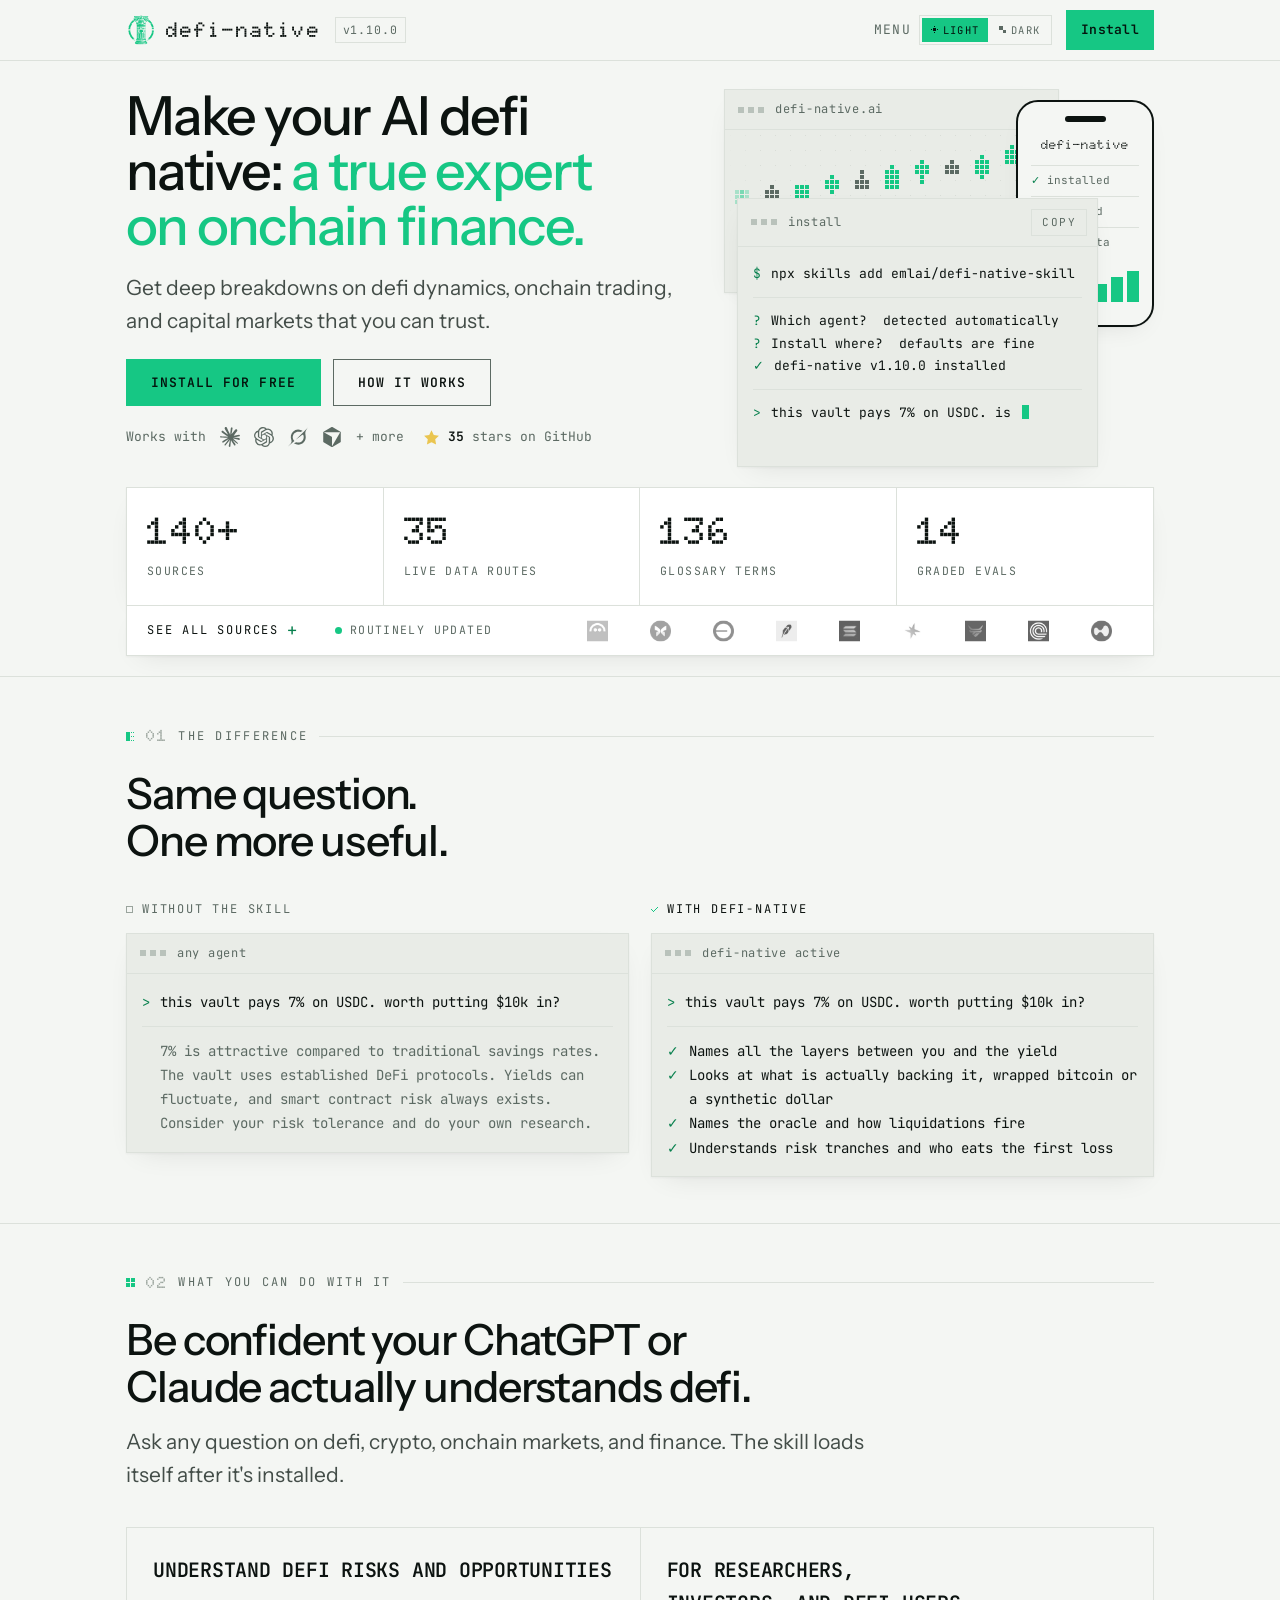
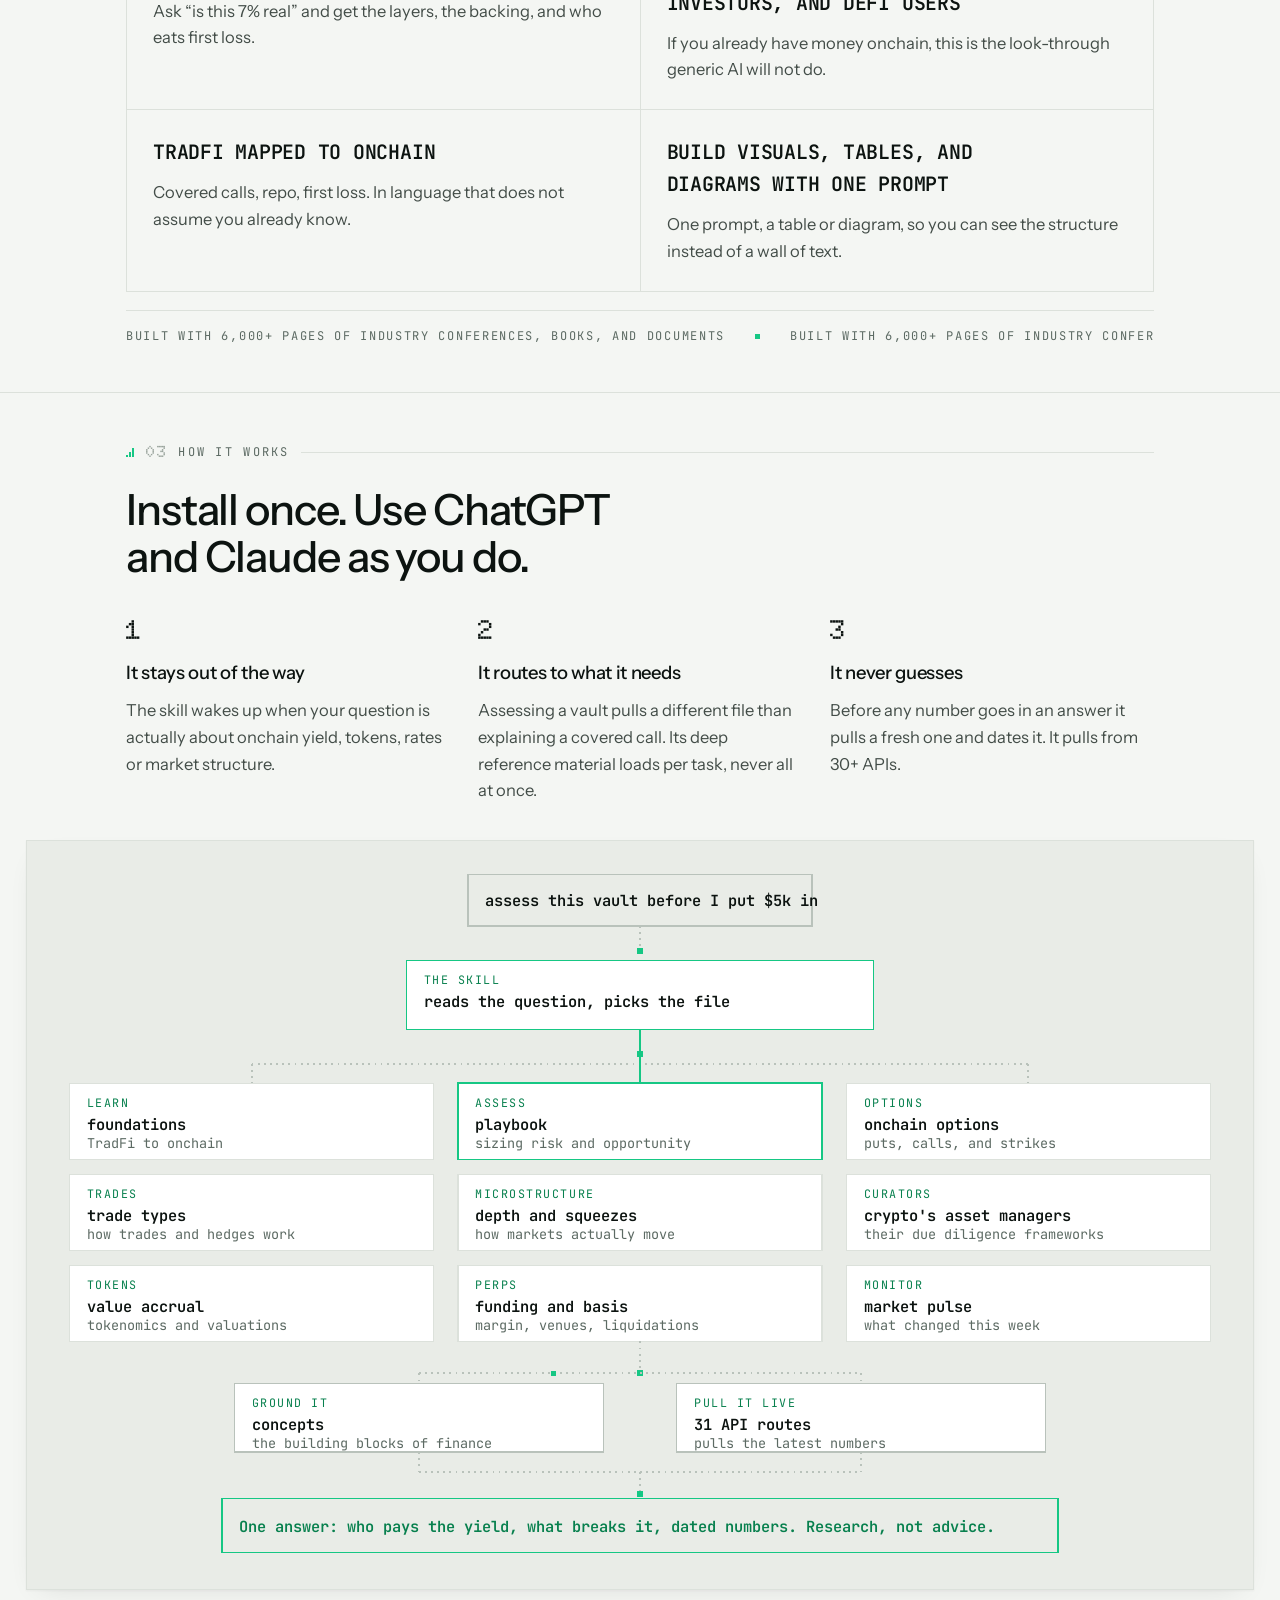
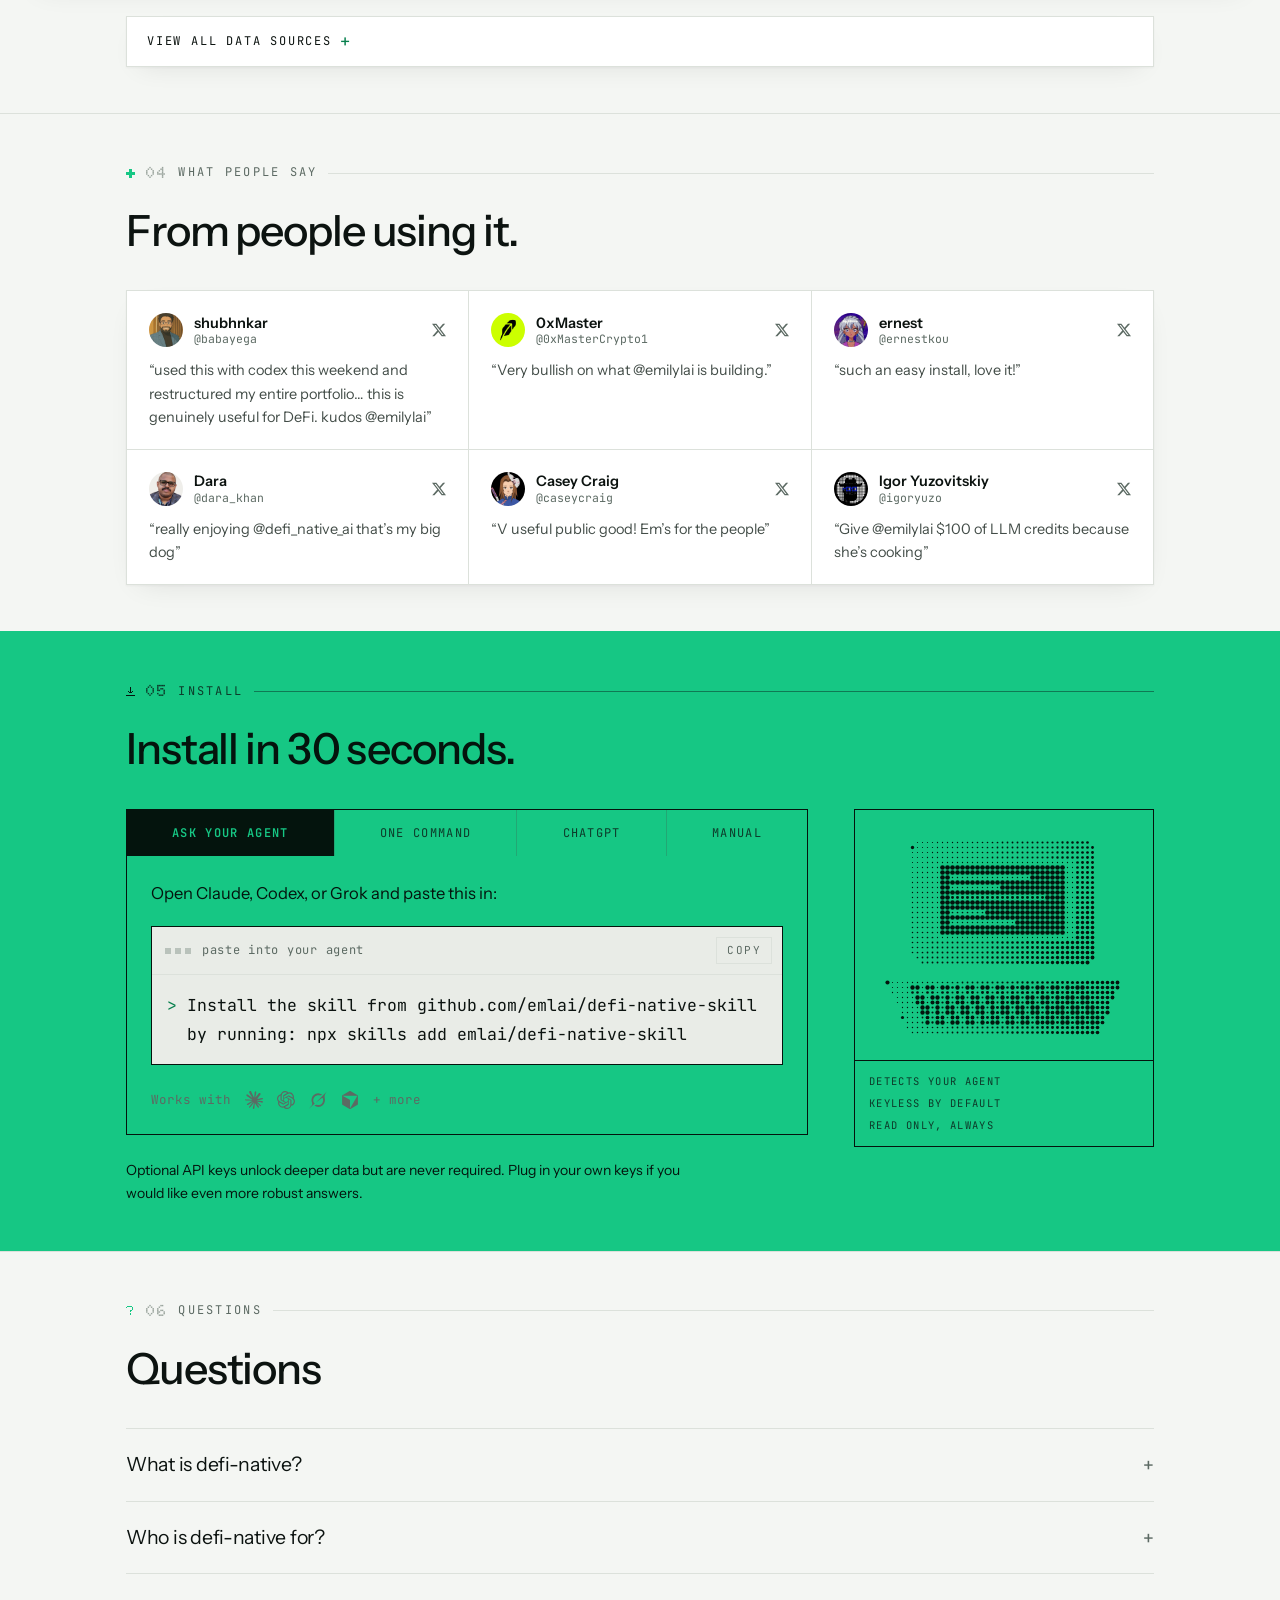
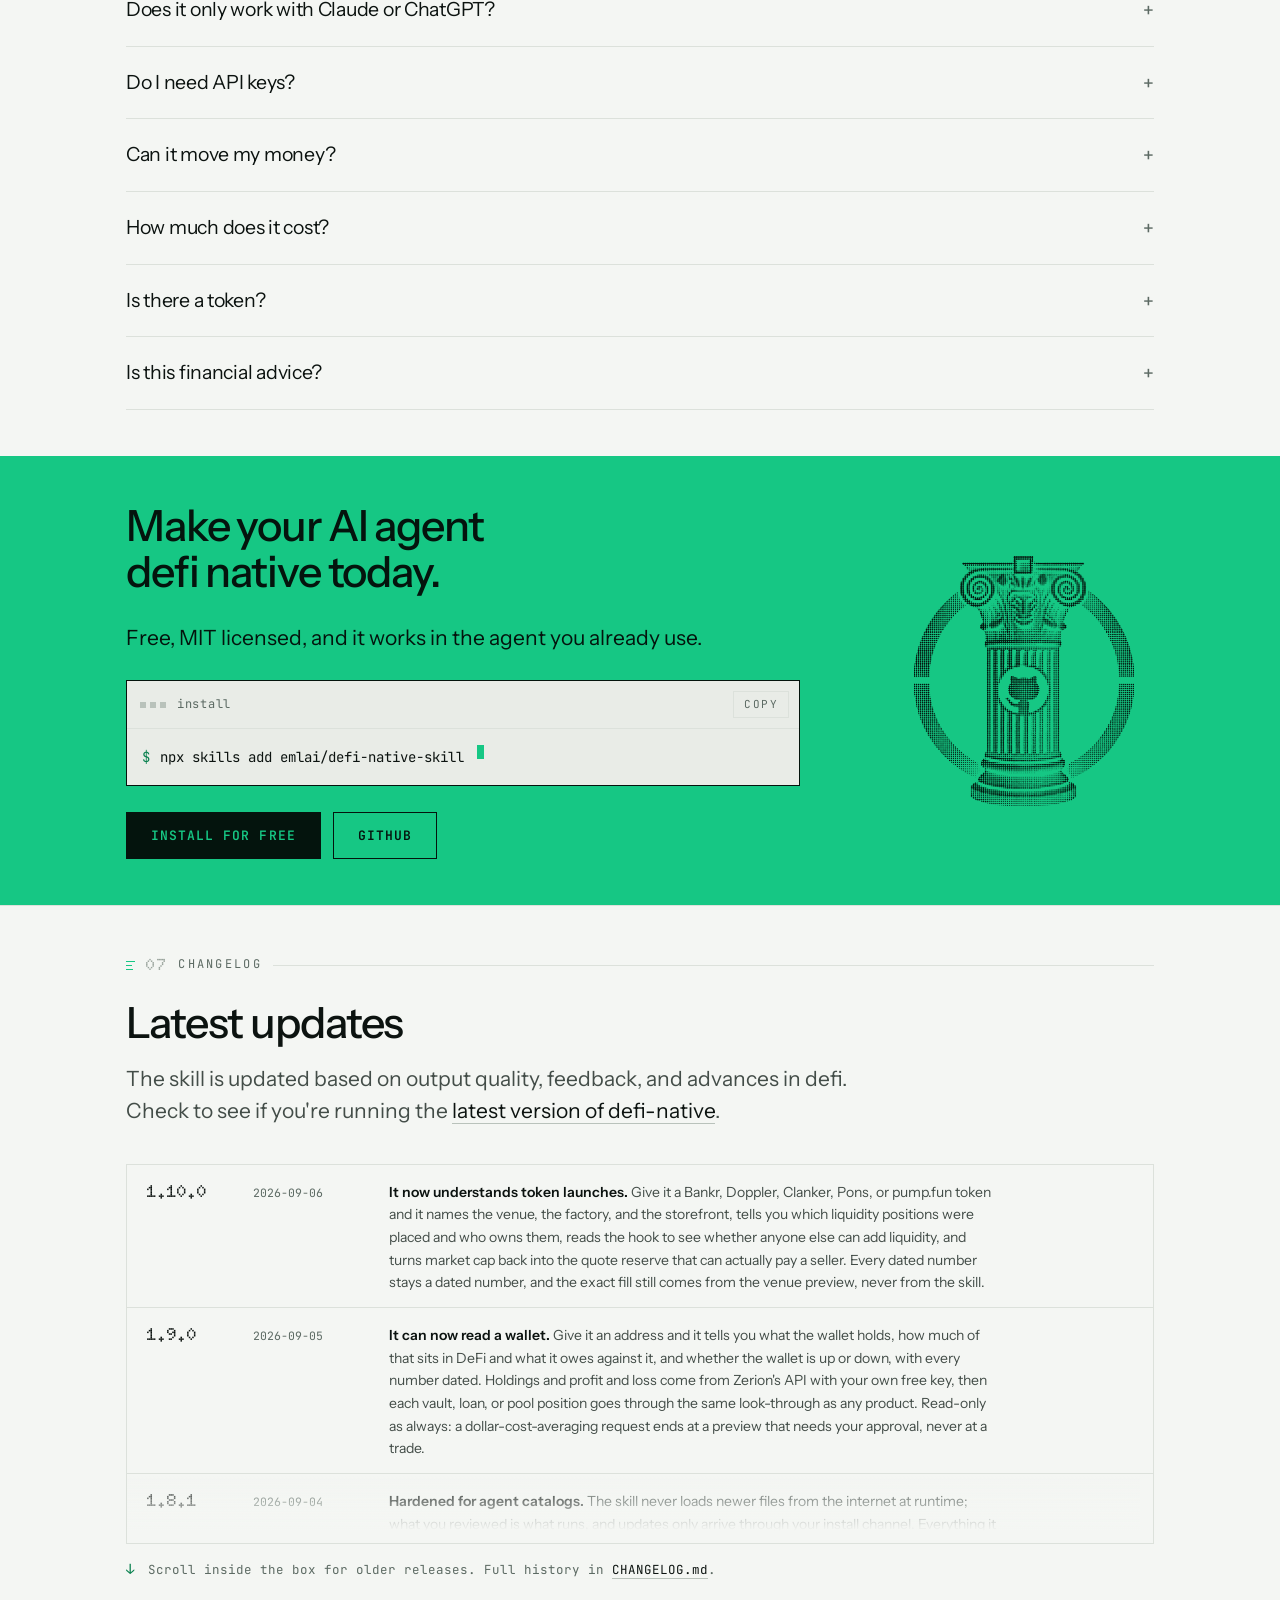
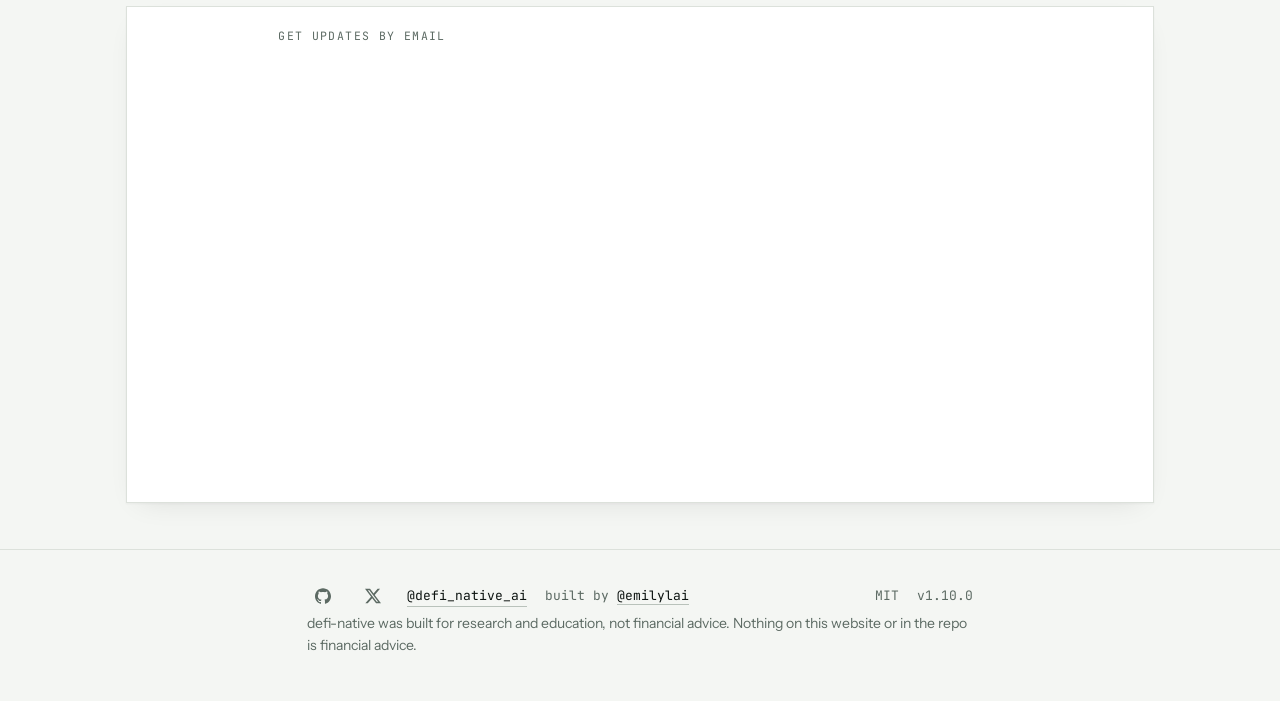
<file: site/index.html>
<!doctype html>
<html lang="en">
<head>
<meta charset="utf-8">
<meta name="viewport" content="width=device-width, initial-scale=1">
<meta name="color-scheme" content="light dark">
<!-- Google tag (gtag.js) -->
<script async src="https://www.googletagmanager.com/gtag/js?id=G-0Y8X1TGJDD"></script>
<script>
  window.dataLayer = window.dataLayer || [];
  function gtag(){dataLayer.push(arguments);}
  gtag('js', new Date());

  gtag('config', 'G-0Y8X1TGJDD');
</script>

<meta name="theme-color" content="#16C784">
<meta name="description" content="defi-native is a free agent skill that makes any AI an expert on onchain finance and capital markets. It decomposes yield, looks through to real collateral, and dates every number. Works with Claude, Codex, Cursor, Grok and any Agent Skills host.">
<link rel="canonical" href="https://defi-native.ai/">
<link rel="icon" href="assets/favicon-computer.svg" type="image/svg+xml">
<link rel="apple-touch-icon" href="assets/logo-mask-512.png">

<meta property="og:type" content="website">
<meta property="og:url" content="https://defi-native.ai/">
<meta property="og:title" content="defi-native: make your AI a true expert on onchain finance">
<meta property="og:description" content="defi-native is a free agent skill that makes any AI an expert on onchain finance and capital markets. It decomposes yield, looks through to real collateral, and dates every number. Works with Claude, Codex, Cursor, Grok and any Agent Skills host.">
<meta property="og:image" content="https://defi-native.ai/assets/og.png">
<meta property="og:image:width" content="1200">
<meta property="og:image:height" content="630">

<meta name="twitter:card" content="summary_large_image">
<meta name="twitter:site" content="@defi_native_ai">
<meta name="twitter:creator" content="@emilylai">
<meta name="twitter:title" content="defi-native: make your AI a true expert on onchain finance">
<meta name="twitter:description" content="defi-native is a free agent skill that makes any AI an expert on onchain finance and capital markets. It decomposes yield, looks through to real collateral, and dates every number. Works with Claude, Codex, Cursor, Grok and any Agent Skills host.">
<meta name="twitter:image" content="https://defi-native.ai/assets/og.png">

<title>defi-native</title>
<link rel="preconnect" href="https://fonts.googleapis.com">
<link rel="preconnect" href="https://fonts.gstatic.com" crossorigin>
<link rel="stylesheet" href="https://fonts.googleapis.com/css2?family=Doto:wght@600;800;900&family=Instrument+Sans:ital,wght@0,400;0,500;0,600;1,400&family=JetBrains+Mono:wght@400;500;600&display=swap">
</head>
<body>
<link rel="stylesheet" href="assets/site.css?v=6e137b41">

<header class="bar" id="top">
  <div class="frame bar-in">
    <a href="#top" class="brand">
      <span class="brandmark" aria-hidden="true"></span>
      <span class="wordmark">defi-native</span>
    </a>
    <span class="vtag num">v1.10.0</span>
    <nav>
      <div class="menu-wrap">
        <button type="button" class="menubtn" aria-expanded="false" aria-controls="sitemenu">Menu</button>
        <div class="menu-panel" id="sitemenu" hidden>
          <a class="mlink" href="#how">About</a>
          <a class="mlink" href="update/">Update</a>
          <a class="mlink" href="#faq">FAQ</a>
          <a class="mlink" href="#faq-token">Token</a>
          <div class="menu-theme"><div class="theme" role="group" aria-label="Colour theme">
        <button type="button" data-theme-set="light" aria-pressed="true" aria-label="Light theme" title="Light theme">
          <svg class="sw" width="7" height="7" viewBox="0 0 7 7" aria-hidden="true" shape-rendering="crispEdges"><rect x="2" y="2" width="3" height="3"></rect><rect x="0" y="3" width="1" height="1"></rect><rect x="6" y="3" width="1" height="1"></rect><rect x="3" y="0" width="1" height="1"></rect><rect x="3" y="6" width="1" height="1"></rect></svg>
          <span class="lbl">Light</span>
        </button>
        <button type="button" data-theme-set="dark" aria-pressed="false" aria-label="Dark theme" title="Dark theme">
          <svg class="sw" width="7" height="7" viewBox="0 0 7 7" aria-hidden="true" shape-rendering="crispEdges"><rect x="0" y="0" width="4" height="4"></rect><rect x="4" y="4" width="3" height="3"></rect></svg>
          <span class="lbl">Dark</span>
        </button>
      </div></div>
          <div class="menu-icons">
          <a href="https://x.com/defi_native_ai" class="iconlink" aria-label="defi-native on X" title="X"><svg viewBox="0 0 24 24" aria-hidden="true"><path d="M18.901 1.153h3.68l-8.04 9.19L24 22.846h-7.406l-5.8-7.584-6.638 7.584H.474l8.6-9.83L0 1.154h7.594l5.243 6.932ZM17.61 20.644h2.039L6.486 3.24H4.298Z"/></svg></a>
          <a href="https://github.com/emlai/defi-native-skill" class="iconlink" aria-label="GitHub repository" title="GitHub"><svg viewBox="0 0 24 24" aria-hidden="true"><path d="M12 .297c-6.63 0-12 5.373-12 12 0 5.303 3.438 9.8 8.205 11.385.6.113.82-.258.82-.577 0-.285-.01-1.04-.015-2.04-3.338.724-4.042-1.61-4.042-1.61C4.422 18.07 3.633 17.7 3.633 17.7c-1.087-.744.084-.729.084-.729 1.205.084 1.838 1.236 1.838 1.236 1.07 1.835 2.809 1.305 3.495.998.108-.776.417-1.305.76-1.605-2.665-.3-5.466-1.332-5.466-5.93 0-1.31.465-2.38 1.235-3.22-.135-.303-.54-1.523.105-3.176 0 0 1.005-.322 3.3 1.23.96-.267 1.98-.399 3-.405 1.02.006 2.04.138 3 .405 2.28-1.552 3.285-1.23 3.285-1.23.645 1.653.24 2.873.12 3.176.765.84 1.23 1.91 1.23 3.22 0 4.61-2.805 5.625-5.475 5.92.42.36.81 1.096.81 2.22 0 1.606-.015 2.896-.015 3.286 0 .315.21.69.825.57C20.565 22.092 24 17.592 24 12.297c0-6.627-5.373-12-12-12"/></svg></a>
          <a href="https://app.uniswap.org/swap?chain=base&amp;outputCurrency=0xAd46308a6f6999BaCc099F3029B77c352E772ba3" class="iconlink" aria-label="Buy $defi-native on Uniswap" title="Buy on Uniswap"><img src="assets/logos/uniswap.png" alt=""></a>
        </div>
        </div>
      </div>
      <div class="theme" role="group" aria-label="Colour theme">
        <button type="button" data-theme-set="light" aria-pressed="true" aria-label="Light theme" title="Light theme">
          <svg class="sw" width="7" height="7" viewBox="0 0 7 7" aria-hidden="true" shape-rendering="crispEdges"><rect x="2" y="2" width="3" height="3"></rect><rect x="0" y="3" width="1" height="1"></rect><rect x="6" y="3" width="1" height="1"></rect><rect x="3" y="0" width="1" height="1"></rect><rect x="3" y="6" width="1" height="1"></rect></svg>
          <span class="lbl">Light</span>
        </button>
        <button type="button" data-theme-set="dark" aria-pressed="false" aria-label="Dark theme" title="Dark theme">
          <svg class="sw" width="7" height="7" viewBox="0 0 7 7" aria-hidden="true" shape-rendering="crispEdges"><rect x="0" y="0" width="4" height="4"></rect><rect x="4" y="4" width="3" height="3"></rect></svg>
          <span class="lbl">Dark</span>
        </button>
      </div>
      <a href="#install" class="cta">Install</a>
    </nav>
  </div>
</header>

<main>

  <!-- ================= HERO ================= -->
  <section class="hero flush">
    <div class="frame hero-grid">
      <div class="hero-copy">
        <h1>Make your AI defi native: <em>a true expert on onchain finance.</em></h1>

        <p class="lede">Get deep breakdowns on defi dynamics, onchain trading, and capital markets that you can trust.</p>

        <div class="cta-row">
          <a href="#install" class="btn">Install for free</a>
          <a href="#compare" class="btn ghost">How it works</a>
        </div>

        <div class="compat compat-row" aria-label="Works with Claude, OpenAI, Grok, Cursor, and more"><span class="compat-lbl">Works with</span><svg viewBox="0 0 24 24" role="img" aria-label="Claude"><title>Claude</title><path d="m4.7144 15.9555 4.7174-2.6471.079-.2307-.079-.1275h-.2307l-.7893-.0486-2.6956-.0729-2.3375-.0971-2.2646-.1214-.5707-.1215-.5343-.7042.0546-.3522.4797-.3218.686.0608 1.5179.1032 2.2767.1578 1.6514.0972 2.4468.255h.3886l.0546-.1579-.1336-.0971-.1032-.0972L6.973 9.8356l-2.55-1.6879-1.3356-.9714-.7225-.4918-.3643-.4614-.1578-1.0078.6557-.7225.8803.0607.2246.0607.8925.686 1.9064 1.4754 2.4893 1.8336.3643.3035.1457-.1032.0182-.0728-.164-.2733-1.3539-2.4467-1.445-2.4893-.6435-1.032-.17-.6194c-.0607-.255-.1032-.4674-.1032-.7285L6.287.1335 6.6997 0l.9957.1336.419.3642.6192 1.4147 1.0018 2.2282 1.5543 3.0296.4553.8985.2429.8318.091.255h.1579v-.1457l.1275-1.706.2368-2.0947.2307-2.6957.0789-.7589.3764-.9107.7468-.4918.5828.2793.4797.686-.0668.4433-.2853 1.8517-.5586 2.9021-.3643 1.9429h.2125l.2429-.2429.9835-1.3053 1.6514-2.0643.7286-.8196.85-.9046.5464-.4311h1.0321l.759 1.1293-.34 1.1657-1.0625 1.3478-.8804 1.1414-1.2628 1.7-.7893 1.36.0729.1093.1882-.0183 2.8535-.607 1.5421-.2794 1.8396-.3157.8318.3886.091.3946-.3278.8075-1.967.4857-2.3072.4614-3.4364.8136-.0425.0304.0486.0607 1.5482.1457.6618.0364h1.621l3.0175.2247.7892.522.4736.6376-.079.4857-1.2142.6193-1.6393-.3886-3.825-.9107-1.3113-.3279h-.1822v.1093l1.0929 1.0686 2.0035 1.8092 2.5075 2.3314.1275.5768-.3218.4554-.34-.0486-2.2039-1.6575-.85-.7468-1.9246-1.621h-.1275v.17l.4432.6496 2.3436 3.5214.1214 1.0807-.17.3521-.6071.2125-.6679-.1214-1.3721-1.9246L14.38 17.959l-1.1414-1.9428-.1397.079-.674 7.2552-.3156.3703-.7286.2793-.6071-.4614-.3218-.7468.3218-1.4753.3886-1.9246.3157-1.53.2853-1.9004.17-.6314-.0121-.0425-.1397.0182-1.4328 1.9672-2.1796 2.9446-1.7243 1.8456-.4128.164-.7164-.3704.0667-.6618.4008-.5889 2.386-3.0357 1.4389-1.882.929-1.0868-.0062-.1579h-.0546l-6.3385 4.1164-1.1293.1457-.4857-.4554.0608-.7467.2307-.2429 1.9064-1.3114Z"/></svg><svg viewBox="0 0 24 24" role="img" aria-label="OpenAI"><title>OpenAI</title><path d="M22.2819 9.8211a5.9847 5.9847 0 0 0-.5157-4.9108 6.0462 6.0462 0 0 0-6.5098-2.9A6.0651 6.0651 0 0 0 4.9807 4.1818a5.9847 5.9847 0 0 0-3.9977 2.9 6.0462 6.0462 0 0 0 .7427 7.0966 5.98 5.98 0 0 0 .511 4.9107 6.051 6.051 0 0 0 6.5146 2.9001A5.9847 5.9847 0 0 0 13.2599 24a6.0557 6.0557 0 0 0 5.7718-4.2058 5.9894 5.9894 0 0 0 3.9977-2.9001 6.0557 6.0557 0 0 0-.7475-7.0729zm-9.022 12.6081a4.4755 4.4755 0 0 1-2.8764-1.0408l.1419-.0804 4.7783-2.7582a.7948.7948 0 0 0 .3927-.6813v-6.7369l2.02 1.1686a.071.071 0 0 1 .038.052v5.5826a4.504 4.504 0 0 1-4.4945 4.4944zm-9.6607-4.1254a4.4708 4.4708 0 0 1-.5346-3.0137l.142.0852 4.783 2.7582a.7712.7712 0 0 0 .7806 0l5.8428-3.3685v2.3324a.0804.0804 0 0 1-.0332.0615L9.74 19.9502a4.4992 4.4992 0 0 1-6.1408-1.6464zM2.3408 7.8956a4.485 4.485 0 0 1 2.3655-1.9728V11.6a.7664.7664 0 0 0 .3879.6765l5.8144 3.3543-2.0201 1.1685a.0757.0757 0 0 1-.071 0l-4.8303-2.7865A4.504 4.504 0 0 1 2.3408 7.872zm16.5963 3.8558L13.1038 8.364 15.1192 7.2a.0757.0757 0 0 1 .071 0l4.8303 2.7913a4.4944 4.4944 0 0 1-.6765 8.1042v-5.6772a.79.79 0 0 0-.407-.667zm2.0107-3.0231l-.142-.0852-4.7735-2.7818a.7759.7759 0 0 0-.7854 0L9.409 9.2297V6.8974a.0662.0662 0 0 1 .0284-.0615l4.8303-2.7866a4.4992 4.4992 0 0 1 6.6802 4.66zM8.3065 12.863l-2.02-1.1638a.0804.0804 0 0 1-.038-.0567V6.0742a4.4992 4.4992 0 0 1 7.3757-3.4537l-.142.0805L8.704 5.459a.7948.7948 0 0 0-.3927.6813zm1.0976-2.3654l2.602-1.4998 2.6069 1.4998v2.9994l-2.5974 1.4997-2.6067-1.4997Z"/></svg><svg viewBox="0 0 24 24" role="img" aria-label="Grok" fill-rule="evenodd"><title>Grok</title><path d="M9.27 15.29l7.978-5.897c.391-.29.95-.177 1.137.272.98 2.369.542 5.215-1.41 7.169-1.951 1.954-4.667 2.382-7.149 1.406l-2.711 1.257c3.889 2.661 8.611 2.003 11.562-.953 2.341-2.344 3.066-5.539 2.388-8.42l.006.007c-.983-4.232.242-5.924 2.75-9.383.06-.082.12-.164.179-.248l-3.301 3.305v-.01L9.267 15.292M7.623 16.723c-2.792-2.67-2.31-6.801.071-9.184 1.761-1.763 4.647-2.483 7.166-1.425l2.705-1.25a7.808 7.808 0 00-1.829-1A8.975 8.975 0 005.984 5.83c-2.533 2.536-3.33 6.436-1.962 9.764 1.022 2.487-.653 4.246-2.34 6.022-.599.63-1.199 1.259-1.682 1.925l7.62-6.815"/></svg><svg viewBox="0 0 24 24" role="img" aria-label="Cursor"><title>Cursor</title><path d="M11.503.131 1.891 5.678a.84.84 0 0 0-.42.726v11.188c0 .3.162.575.42.724l9.609 5.55a1 1 0 0 0 .998 0l9.61-5.55a.84.84 0 0 0 .42-.724V6.404a.84.84 0 0 0-.42-.726L12.497.131a1.01 1.01 0 0 0-.996 0M2.657 6.338h18.55c.263 0 .43.287.297.515L12.23 22.918c-.062.107-.229.064-.229-.06V12.335a.59.59 0 0 0-.295-.51l-9.11-5.257c-.109-.063-.064-.23.061-.23"/></svg><span class="compat-more">+ more</span>
          <a class="stars" href="https://github.com/emlai/defi-native-skill" aria-label="Star history on GitHub">
            <svg viewBox="0 0 24 24" aria-hidden="true"><path d="M12 .587l3.668 7.431 8.2 1.192-5.934 5.787 1.402 8.168L12 19.771l-7.336 3.394 1.402-8.168L.132 9.21l8.2-1.192z"/></svg>
            <span><b class="num" id="gh-stars">35</b> stars on GitHub</span>
          </a>
        </div>
      </div>

      <aside class="hero-visual">
        <div class="scene">
          <div class="browser" aria-hidden="true">
            <div class="b-bar"><span class="term-lights"><i></i><i></i><i></i></span><span class="b-url">defi-native.ai</span></div>
            <div class="b-body">
              <div class="candle-box"><canvas id="candles" aria-label="A pixel candlestick chart"></canvas></div>
              <div class="skel"><i style="width: 58%;"></i><i style="width: 34%;"></i><i style="width: 46%;"></i></div>
            </div>
          </div>
          <div class="phone" aria-hidden="true">
            <div class="p-notch"></div>
            <p class="p-title">defi-native</p>
            <p class="p-row"><span class="k">&check;</span>installed</p>
            <p class="p-row"><span class="k">&check;</span>verified</p>
            <p class="p-row"><span class="k">&check;</span>live data</p>
            <div class="p-spark"><i></i><i></i><i></i><i></i><i></i><i></i><i></i></div>
          </div>
            <div class="term">
              <div class="term-bar">
                <span class="term-lights"><i></i><i></i><i></i></span>
                <span class="term-title">install</span>
                <button type="button" class="copy" data-copy="cmd-hero">Copy</button>
              </div>
              <div class="term-body">
                <p class="tl"><span class="p">$</span><span id="cmd-hero">npx skills add emlai/defi-native-skill</span></p>
                <div class="term-rule"></div>
                <p class="tl"><span class="k">?</span><span>Which agent?  detected automatically</span></p>
                <p class="tl"><span class="k">?</span><span>Install where?  defaults are fine</span></p>
                <p class="tl"><span class="k">&check;</span><span>defi-native v1.10.0 installed</span></p>
                <div class="term-rule"></div>
                <p class="tl wrap typing">
                  <span class="p">&gt;</span>
                  <span class="typed-wrap"><span id="typed" aria-hidden="true"></span><span class="caret" aria-hidden="true"></span></span>
                  <span class="sr-only">Example questions it answers: this vault pays 7% on USDC, is that real; what is actually backing this yield; are onchain options the same as traditional options; and what is actually backing sUSDe.</span>
                </p>
              </div>
            </div>
        </div>
      </aside>
    </div>

    <div class="frame">
      <div class="stats">
        <div class="stat"><div class="v num">140+</div><div class="k">sources</div></div>
        <div class="stat"><div class="v num">35</div><div class="k">live data routes</div></div>
        <div class="stat"><div class="v num">136</div><div class="k">glossary terms</div></div>
        <div class="stat"><div class="v num">14</div><div class="k">graded evals</div></div>
      </div>

      <details class="seeall">
        <summary><span class="sa-label">See all sources</span><span class="live-chip"><i class="live-dot"></i>Routinely updated</span><span class="src-marquee" aria-hidden="true"><span class="src-track"><span class="set"><img src="assets/logos/aave.png" alt=""><img src="assets/logos/morpho.png" alt=""><img src="assets/logos/base.png" alt=""><img src="assets/logos/robinhood.png" alt=""><img src="assets/logos/solana.png" alt=""><img src="assets/logos/spark.png" alt=""><img src="assets/logos/steakhouse.png" alt=""><img src="assets/logos/ondo.png" alt=""><img src="assets/logos/hyperliquid.png" alt=""><img src="assets/logos/ethena.png" alt=""><img src="assets/logos/circle.png" alt=""><img src="assets/logos/securitize.png" alt=""><img src="assets/logos/chainlink.png" alt=""><img src="assets/logos/defillama.png" alt=""></span><span class="set"><img src="assets/logos/aave.png" alt=""><img src="assets/logos/morpho.png" alt=""><img src="assets/logos/base.png" alt=""><img src="assets/logos/robinhood.png" alt=""><img src="assets/logos/solana.png" alt=""><img src="assets/logos/spark.png" alt=""><img src="assets/logos/steakhouse.png" alt=""><img src="assets/logos/ondo.png" alt=""><img src="assets/logos/hyperliquid.png" alt=""><img src="assets/logos/ethena.png" alt=""><img src="assets/logos/circle.png" alt=""><img src="assets/logos/securitize.png" alt=""><img src="assets/logos/chainlink.png" alt=""><img src="assets/logos/defillama.png" alt=""></span></span></span></summary>
        <div class="sw-body">
        <div class="sw-row"><div class="sw-cat">Lending</div><div class="sw-names">Morpho <i>/</i> Aave <i>/</i> Euler <i>/</i> Spark <i>/</i> Compound <i>/</i> Fluid <i>/</i> Silo <i>/</i> Gearbox <i>/</i> Kamino <i>/</i> Liquity V2 <i>/</i> Flex <i>/</i> Term Finance <i>/</i> Loopscale <i>/</i> JustLend</div></div>
        <div class="sw-row"><div class="sw-cat">Curators</div><div class="sw-names">Steakhouse <i>/</i> Gauntlet <i>/</i> Clearstar <i>/</i> MEV Capital <i>/</i> KPK <i>/</i> Sentora <i>/</i> Armitage <i>/</i> Birch Hill <i>/</i> TAU Labs</div></div>
        <div class="sw-row"><div class="sw-cat">Vault infra</div><div class="sw-names">Upshift <i>/</i> Veda <i>/</i> Lagoon <i>/</i> Aera <i>/</i> Enzyme <i>/</i> Yearn <i>/</i> Mellow <i>/</i> Concrete <i>/</i> IPOR</div></div>
        <div class="sw-row"><div class="sw-cat">Real world assets</div><div class="sw-names">Midas <i>/</i> Ondo <i>/</i> Securitize <i>/</i> Franklin Templeton <i>/</i> Superstate <i>/</i> Centrifuge <i>/</i> Grove <i>/</i> Plume <i>/</i> Nest <i>/</i> Spiko <i>/</i> OpenEden <i>/</i> Circle USYC <i>/</i> OnRe <i>/</i> Reserve</div></div>
        <div class="sw-row"><div class="sw-cat">Stablecoins</div><div class="sw-names">Sky <i>/</i> Circle <i>/</i> Ethena <i>/</i> Tether <i>/</i> Resolv <i>/</i> Elixir <i>/</i> Usual <i>/</i> Neutrl <i>/</i> Lido</div></div>
        <div class="sw-row"><div class="sw-cat">Markets</div><div class="sw-names">Pendle <i>/</i> Hyperliquid <i>/</i> Uniswap <i>/</i> Curve <i>/</i> Aerodrome <i>/</i> Derive <i>/</i> Lighter <i>/</i> Maple <i>/</i> GMX <i>/</i> Bebop <i>/</i> Panoptic <i>/</i> Contango <i>/</i> Exponent <i>/</i> 3Jane</div></div>
        <div class="sw-row"><div class="sw-cat">Chains</div><div class="sw-names">Base <i>/</i> Solana <i>/</i> Monad <i>/</i> MegaETH <i>/</i> Robinhood Chain <i>/</i> Flashbots <i>/</i> Titan Builder</div></div>
        <div class="sw-row"><div class="sw-cat">Restaking</div><div class="sw-names">EigenLayer <i>/</i> ether.fi <i>/</i> Symbiotic <i>/</i> Babylon <i>/</i> Kelp</div></div>
        <div class="sw-row"><div class="sw-cat">Bitcoin wrappers</div><div class="sw-names">cbBTC <i>/</i> WBTC <i>/</i> Lombard</div></div>
        <div class="sw-row"><div class="sw-cat">Tokenized equities</div><div class="sw-names">xStocks (Backed) <i>/</i> Alpaca <i>/</i> Robinhood Chain</div></div>
        <div class="sw-row"><div class="sw-cat">Oracles</div><div class="sw-names">Chainlink <i>/</i> Pyth <i>/</i> RedStone <i>/</i> Chronicle <i>/</i> SEDA</div></div>
        <div class="sw-row"><div class="sw-cat">Data</div><div class="sw-names">DefiLlama <i>/</i> vaults.fyi <i>/</i> rwa.xyz <i>/</i> Merkl <i>/</i> Chaos Labs <i>/</i> LlamaRisk <i>/</i> Pharos <i>/</i> Turtle Club</div></div>
          <div class="sw-row"><div class="sw-cat">Academic</div><div class="sw-names">Loss-Versus-Rebalancing (Milionis et al.) <i>/</i> Pump-and-dump research (Kamps &amp; Kleinberg; Dhawan &amp; Putnins) <i>/</i> SEC microcap fraud alerts</div></div>
        <div class="sw-foot"><b>+ many more.</b> New data sources are continually added. Also covered: the ERC-4626 and ERC-7540 vault standards (ethereum.org), staking, agent infrastructure, prime brokers and regulatory primaries.</div>
        
        </div>
      </details>
    </div>
  </section>

  <!-- ================= COMPARE ================= -->
  <section id="compare">
    <div class="frame">
      <div class="eyebrow">
        <svg class="glyph" width="9" height="9" viewBox="0 0 9 9" aria-hidden="true" shape-rendering="crispEdges"><rect x="0" y="0" width="4" height="9"></rect><rect x="5" y="0" width="1" height="1"></rect><rect x="7" y="0" width="1" height="1"></rect><rect x="5" y="4" width="1" height="1"></rect><rect x="7" y="4" width="1" height="1"></rect><rect x="5" y="8" width="1" height="1"></rect><rect x="7" y="8" width="1" height="1"></rect></svg>
        <span class="ix">01</span> The difference <span class="fill"></span>
      </div>

      <div class="head">
        <h2>Same question. <br>One more useful.</h2>
      </div>

      <div class="compare">
        <div>
          <div class="cmp-tag off">
            <svg class="glyph mute" width="7" height="7" viewBox="0 0 7 7" aria-hidden="true" shape-rendering="crispEdges"><rect x="0" y="0" width="7" height="1"></rect><rect x="0" y="6" width="7" height="1"></rect><rect x="0" y="1" width="1" height="5"></rect><rect x="6" y="1" width="1" height="5"></rect></svg>
            Without the skill
          </div>
          <div class="term">
            <div class="term-bar">
              <span class="term-lights"><i></i><i></i><i></i></span>
              <span class="term-title">any agent</span>
            </div>
            <div class="term-body">
              <p class="tl wrap"><span class="p">&gt;</span><span>this vault pays 7% on USDC. worth putting $10k in?</span></p>
              <div class="term-rule"></div>
              <p class="tl wrap soft"><span class="x">&nbsp;</span><span>7% is attractive compared to traditional savings rates. The vault uses established DeFi protocols. Yields can fluctuate, and smart contract risk always exists. Consider your risk tolerance and do your own research.</span></p>
            </div>
          </div>
        </div>

        <div>
          <div class="cmp-tag on">
            <svg class="glyph" width="7" height="7" viewBox="0 0 7 7" aria-hidden="true" shape-rendering="crispEdges"><rect x="0" y="3" width="1" height="1"></rect><rect x="1" y="4" width="1" height="1"></rect><rect x="2" y="5" width="1" height="1"></rect><rect x="3" y="4" width="1" height="1"></rect><rect x="4" y="3" width="1" height="1"></rect><rect x="5" y="2" width="1" height="1"></rect><rect x="6" y="1" width="1" height="1"></rect></svg>
            With defi-native
          </div>
          <div class="term">
            <div class="term-bar">
              <span class="term-lights"><i></i><i></i><i></i></span>
              <span class="term-title">defi-native active</span>
            </div>
            <div class="term-body">
              <p class="tl wrap"><span class="p">&gt;</span><span>this vault pays 7% on USDC. worth putting $10k in?</span></p>
              <div class="term-rule"></div>
              <p class="tl"><span class="k">&check;</span><span>Names all the layers between you and the yield</span></p>
              <p class="tl wrap"><span class="k">&check;</span><span>Looks at what is actually backing it, wrapped bitcoin or a synthetic dollar</span></p>
              <p class="tl wrap"><span class="k">&check;</span><span>Names the oracle and how liquidations fire</span></p>
              <p class="tl wrap"><span class="k">&check;</span><span>Understands risk tranches and who eats the first loss</span></p>
            </div>
          </div>
        </div>
      </div>

      <p class="swipe"><span class="arrow">&#8594;</span> Swipe to compare</p>
    </div>
  </section>

  <!-- ================= CARDS ================= -->
  <section id="does">
    <div class="frame">
      <div class="eyebrow">
        <svg class="glyph" width="9" height="9" viewBox="0 0 9 9" aria-hidden="true" shape-rendering="crispEdges"><rect x="0" y="0" width="4" height="4"></rect><rect x="5" y="0" width="4" height="4"></rect><rect x="0" y="5" width="4" height="4"></rect><rect x="5" y="5" width="4" height="4"></rect></svg>
        <span class="ix">02</span> What you can do with it <span class="fill"></span>
      </div>

      <div class="head">
        <h2>Be confident your ChatGPT or Claude actually understands defi.</h2>
        <p class="lede">Ask any question on defi, crypto, onchain markets, and finance. The skill loads itself after it's installed.</p>
      </div>

      <div class="cards">
        <div class="card">
          <h3>Understand defi risks and opportunities</h3>
          <p>Ask “is this 7% real” and get the layers, the backing, and who eats first loss.</p>
        </div>
        <div class="card">
          <h3>For researchers, investors, and defi users</h3>
          <p>If you already have money onchain, this is the look-through generic AI will not do.</p>
        </div>
        <div class="card">
          <h3>TradFi mapped to onchain</h3>
          <p>Covered calls, repo, first loss. In language that does not assume you already know.</p>
        </div>
        <div class="card">
          <h3>Build visuals, tables, and diagrams with one prompt</h3>
          <p>One prompt, a table or diagram, so you can see the structure instead of a wall of text.</p>
        </div>
      </div>

      <div class="built-marquee" aria-label="Built with 6,000+ pages of industry conferences, books, and documents">
        <span class="bm-track"><span class="set"><span>Built with 6,000+ pages of industry conferences, books, and documents</span><i></i><span>Built with 6,000+ pages of industry conferences, books, and documents</span><i></i></span><span class="set"><span>Built with 6,000+ pages of industry conferences, books, and documents</span><i></i><span>Built with 6,000+ pages of industry conferences, books, and documents</span><i></i></span></span>
      </div>
    </div>
  </section>

  <!-- ================= HOW ================= -->
  <section id="how">
    <div class="frame">
      <div class="eyebrow">
        <svg class="glyph" width="9" height="9" viewBox="0 0 9 9" aria-hidden="true" shape-rendering="crispEdges"><rect x="0" y="7" width="2" height="2"></rect><rect x="3" y="4" width="2" height="5"></rect><rect x="6" y="0" width="2" height="9"></rect></svg>
        <span class="ix">03</span> How it works <span class="fill"></span>
      </div>

      <div class="head">
        <h2>Install once. Use ChatGPT and Claude as you do.</h2>
      </div>

      <div class="trio">
        <div>
          <div class="n">1</div>
          <h4>It stays out of the way</h4>
          <p>The skill wakes up when your question is actually about onchain yield, tokens, rates or market structure.</p>
        </div>
        <div>
          <div class="n">2</div>
          <h4>It routes to what it needs</h4>
          <p>Assessing a vault pulls a different file than explaining a covered call. Its deep reference material loads per task, never all at once.</p>
        </div>
        <div>
          <div class="n">3</div>
          <h4>It never guesses</h4>
          <p>Before any number goes in an answer it pulls a fresh one and dates it. It pulls from 30+ APIs.</p>
        </div>
      </div>

      <p class="swipe"><span class="arrow">&#8594;</span> Swipe for the next step</p>
    </div>

    <div class="wide">
      <div class="sch">
        <svg viewBox="0 0 960 566" role="img" aria-label="Routing diagram: a question enters the skill, routes to one of nine reference files, pulls live data, and returns a decomposed dated answer">
          <g id="sch-g"></g>
        </svg>
      </div>
    </div>

    <div class="frame" style="margin-top: 26px;">
      <details class="seeall">
        <summary>View all data sources</summary>
        <div class="sw-body">
        <div class="sw-row"><div class="sw-cat">Lending</div><div class="sw-names">Morpho <i>/</i> Aave <i>/</i> Euler <i>/</i> Spark <i>/</i> Compound <i>/</i> Fluid <i>/</i> Silo <i>/</i> Gearbox <i>/</i> Kamino <i>/</i> Liquity V2 <i>/</i> Flex <i>/</i> Term Finance <i>/</i> Loopscale <i>/</i> JustLend</div></div>
        <div class="sw-row"><div class="sw-cat">Curators</div><div class="sw-names">Steakhouse <i>/</i> Gauntlet <i>/</i> Clearstar <i>/</i> MEV Capital <i>/</i> KPK <i>/</i> Sentora <i>/</i> Armitage <i>/</i> Birch Hill <i>/</i> TAU Labs</div></div>
        <div class="sw-row"><div class="sw-cat">Vault infra</div><div class="sw-names">Upshift <i>/</i> Veda <i>/</i> Lagoon <i>/</i> Aera <i>/</i> Enzyme <i>/</i> Yearn <i>/</i> Mellow <i>/</i> Concrete <i>/</i> IPOR</div></div>
        <div class="sw-row"><div class="sw-cat">Real world assets</div><div class="sw-names">Midas <i>/</i> Ondo <i>/</i> Securitize <i>/</i> Franklin Templeton <i>/</i> Superstate <i>/</i> Centrifuge <i>/</i> Grove <i>/</i> Plume <i>/</i> Nest <i>/</i> Spiko <i>/</i> OpenEden <i>/</i> Circle USYC <i>/</i> OnRe <i>/</i> Reserve</div></div>
        <div class="sw-row"><div class="sw-cat">Stablecoins</div><div class="sw-names">Sky <i>/</i> Circle <i>/</i> Ethena <i>/</i> Tether <i>/</i> Resolv <i>/</i> Elixir <i>/</i> Usual <i>/</i> Neutrl <i>/</i> Lido</div></div>
        <div class="sw-row"><div class="sw-cat">Markets</div><div class="sw-names">Pendle <i>/</i> Hyperliquid <i>/</i> Uniswap <i>/</i> Curve <i>/</i> Aerodrome <i>/</i> Derive <i>/</i> Lighter <i>/</i> Maple <i>/</i> GMX <i>/</i> Bebop <i>/</i> Panoptic <i>/</i> Contango <i>/</i> Exponent <i>/</i> 3Jane</div></div>
        <div class="sw-row"><div class="sw-cat">Chains</div><div class="sw-names">Base <i>/</i> Solana <i>/</i> Monad <i>/</i> MegaETH <i>/</i> Robinhood Chain <i>/</i> Flashbots <i>/</i> Titan Builder</div></div>
        <div class="sw-row"><div class="sw-cat">Restaking</div><div class="sw-names">EigenLayer <i>/</i> ether.fi <i>/</i> Symbiotic <i>/</i> Babylon <i>/</i> Kelp</div></div>
        <div class="sw-row"><div class="sw-cat">Bitcoin wrappers</div><div class="sw-names">cbBTC <i>/</i> WBTC <i>/</i> Lombard</div></div>
        <div class="sw-row"><div class="sw-cat">Tokenized equities</div><div class="sw-names">xStocks (Backed) <i>/</i> Alpaca <i>/</i> Robinhood Chain</div></div>
        <div class="sw-row"><div class="sw-cat">Oracles</div><div class="sw-names">Chainlink <i>/</i> Pyth <i>/</i> RedStone <i>/</i> Chronicle <i>/</i> SEDA</div></div>
        <div class="sw-row"><div class="sw-cat">Data</div><div class="sw-names">DefiLlama <i>/</i> vaults.fyi <i>/</i> rwa.xyz <i>/</i> Merkl <i>/</i> Chaos Labs <i>/</i> LlamaRisk <i>/</i> Pharos <i>/</i> Turtle Club</div></div>
          <div class="sw-row"><div class="sw-cat">Academic</div><div class="sw-names">Loss-Versus-Rebalancing (Milionis et al.) <i>/</i> Pump-and-dump research (Kamps &amp; Kleinberg; Dhawan &amp; Putnins) <i>/</i> SEC microcap fraud alerts</div></div>
        <div class="sw-foot"><b>+ many more.</b> New data sources are continually added. Also covered: the ERC-4626 and ERC-7540 vault standards (ethereum.org), staking, agent infrastructure, prime brokers and regulatory primaries.</div>
        
        </div>
      </details>
    </div>
  </section>

  <!-- ================= VOICES ================= -->
  <section id="voices">
    <div class="frame">
      <div class="eyebrow">
        <svg class="glyph" width="9" height="9" viewBox="0 0 9 9" aria-hidden="true" shape-rendering="crispEdges"><rect x="0" y="3" width="9" height="3"></rect><rect x="3" y="0" width="3" height="9"></rect></svg>
        <span class="ix">04</span> What people say <span class="fill"></span>
      </div>

      <div class="head">
        <h2>From people using it.</h2>
      </div>

      <div class="voices">
        <div class="voice">
          <span class="v-head"><img src="assets/avatars/babayega.jpg" alt="" loading="lazy"><span class="v-who"><b>shubhnkar</b><i>@babayega</i></span><svg viewBox="0 0 24 24" aria-hidden="true"><path d="M18.901 1.153h3.68l-8.04 9.19L24 22.846h-7.406l-5.8-7.584-6.638 7.584H.474l8.6-9.83L0 1.154h7.594l5.243 6.932ZM17.61 20.644h2.039L6.486 3.24H4.298Z"/></svg></span>
          <p>“used this with codex this weekend and restructured my entire portfolio… this is genuinely useful for DeFi. kudos @emilylai”</p>
        </div>
        <div class="voice">
          <span class="v-head"><img src="assets/avatars/0xMasterCrypto1.png" alt="" loading="lazy"><span class="v-who"><b>0xMaster</b><i>@0xMasterCrypto1</i></span><svg viewBox="0 0 24 24" aria-hidden="true"><path d="M18.901 1.153h3.68l-8.04 9.19L24 22.846h-7.406l-5.8-7.584-6.638 7.584H.474l8.6-9.83L0 1.154h7.594l5.243 6.932ZM17.61 20.644h2.039L6.486 3.24H4.298Z"/></svg></span>
          <p>“Very bullish on what @emilylai is building.”</p>
        </div>
        <div class="voice">
          <span class="v-head"><img src="assets/avatars/ernestkou.jpg" alt="" loading="lazy"><span class="v-who"><b>ernest</b><i>@ernestkou</i></span><svg viewBox="0 0 24 24" aria-hidden="true"><path d="M18.901 1.153h3.68l-8.04 9.19L24 22.846h-7.406l-5.8-7.584-6.638 7.584H.474l8.6-9.83L0 1.154h7.594l5.243 6.932ZM17.61 20.644h2.039L6.486 3.24H4.298Z"/></svg></span>
          <p>“such an easy install, love it!”</p>
        </div>
        <div class="voice">
          <span class="v-head"><img src="assets/avatars/dara_khan.jpg" alt="" loading="lazy"><span class="v-who"><b>Dara</b><i>@dara_khan</i></span><svg viewBox="0 0 24 24" aria-hidden="true"><path d="M18.901 1.153h3.68l-8.04 9.19L24 22.846h-7.406l-5.8-7.584-6.638 7.584H.474l8.6-9.83L0 1.154h7.594l5.243 6.932ZM17.61 20.644h2.039L6.486 3.24H4.298Z"/></svg></span>
          <p>“really enjoying @defi_native_ai that’s my big dog”</p>
        </div>
        <div class="voice">
          <span class="v-head"><img src="assets/avatars/caseycraig.jpg" alt="" loading="lazy"><span class="v-who"><b>Casey Craig</b><i>@caseycraig</i></span><svg viewBox="0 0 24 24" aria-hidden="true"><path d="M18.901 1.153h3.68l-8.04 9.19L24 22.846h-7.406l-5.8-7.584-6.638 7.584H.474l8.6-9.83L0 1.154h7.594l5.243 6.932ZM17.61 20.644h2.039L6.486 3.24H4.298Z"/></svg></span>
          <p>“V useful public good! Em’s for the people”</p>
        </div>
        <div class="voice">
          <span class="v-head"><img src="assets/avatars/igoryuzo.jpg" alt="" loading="lazy"><span class="v-who"><b>Igor Yuzovitskiy</b><i>@igoryuzo</i></span><svg viewBox="0 0 24 24" aria-hidden="true"><path d="M18.901 1.153h3.68l-8.04 9.19L24 22.846h-7.406l-5.8-7.584-6.638 7.584H.474l8.6-9.83L0 1.154h7.594l5.243 6.932ZM17.61 20.644h2.039L6.486 3.24H4.298Z"/></svg></span>
          <p>“Give @emilylai $100 of LLM credits because she’s cooking”</p>
        </div>
      </div>
      <p class="swipe"><span class="arrow">&#8594;</span> Swipe for more</p>
    </div>
  </section>

  <!-- ================= INSTALL ================= -->
  <section id="install" class="field">
    <div class="frame">
      <div class="eyebrow">
        <svg class="glyph" width="9" height="9" viewBox="0 0 9 9" aria-hidden="true" shape-rendering="crispEdges"><rect x="4" y="0" width="1" height="6"></rect><rect x="2" y="4" width="1" height="1"></rect><rect x="3" y="5" width="1" height="1"></rect><rect x="5" y="5" width="1" height="1"></rect><rect x="6" y="4" width="1" height="1"></rect><rect x="0" y="8" width="9" height="1"></rect></svg>
        <span class="ix">05</span> Install <span class="fill"></span>
      </div>

      <div class="head">
        <h2>Install in 30 seconds.</h2>
      </div>

      <div class="field-grid">
        <div>
          <div class="tabs" role="tablist" aria-label="Install method">
            <button type="button" role="tab" aria-selected="true" data-tab="t-ask">Ask your agent</button>
            <button type="button" role="tab" aria-selected="false" data-tab="t-cli">One command</button>
            <button type="button" role="tab" aria-selected="false" data-tab="t-gpt">ChatGPT</button>
            <button type="button" role="tab" aria-selected="false" data-tab="t-man">Manual</button>
          </div>

          <div class="panes">
            <div class="pane" id="t-cli" role="tabpanel">
              <div class="term">
                <div class="term-bar">
                  <span class="term-lights"><i></i><i></i><i></i></span>
                  <span class="term-title">terminal</span>
                  <button type="button" class="copy" data-copy="cmd-cli">Copy</button>
                </div>
                <div class="term-body">
                  <p class="tl"><span class="p">$</span><span id="cmd-cli">npx skills add emlai/defi-native-skill</span></p>
                  <div class="term-rule"></div>
                  <p class="tl"><span class="k">?</span><span>Which agent?  detected automatically</span></p>
                  <p class="tl"><span class="k">?</span><span>Install where?  defaults are fine</span></p>
                  <p class="tl"><span class="k">&check;</span><span>defi-native v1.10.0 installed</span></p>
                  <p class="tl muted"><span class="p">$</span><span>start a new session</span><span class="caret" aria-hidden="true"></span></p>
                </div>
              </div>

              <div class="steps">
                <div class="step">
                  <div class="n">1</div>
                  <h4>Open a terminal, not a chat window</h4>
                  <p>Mac: Cmd+Space, type Terminal, hit Enter. Windows: open PowerShell from the Start menu.</p>
                </div>
                <div class="step">
                  <div class="n">2</div>
                  <h4>Paste the command</h4>
                  <p>It finds your agent and asks where to put things. Take the defaults. If you see <code>command not found: npx</code>, install the LTS build of <a href="https://nodejs.org">Node.js</a> and run it again.</p>
                </div>
                <div class="step">
                  <div class="n">3</div>
                  <h4>Start a new session and ask something</h4>
                  <p>Try &ldquo;what is actually backing sUSDe?&rdquo; The skill loads on its own.</p>
                </div>
              </div>
            </div>

            <div class="pane" id="t-ask" role="tabpanel" data-open="1">
              <p>Open Claude, Codex, or Grok and paste this in:</p>
              <div class="term">
                <div class="term-bar">
                  <span class="term-lights"><i></i><i></i><i></i></span>
                  <span class="term-title">paste into your agent</span>
                  <button type="button" class="copy" data-copy="cmd-ask">Copy</button>
                </div>
                <div class="term-body">
                  <p class="tl wrap"><span class="p">&gt;</span><span id="cmd-ask">Install the skill from github.com/emlai/defi-native-skill by running: npx skills add emlai/defi-native-skill</span></p>
                </div>
              </div>
              <div class="compat compat-row pane-works" aria-label="Works with Claude, OpenAI, Grok, Cursor, and more"><span class="compat-lbl">Works with</span><svg viewBox="0 0 24 24" role="img" aria-label="Claude"><title>Claude</title><path d="m4.7144 15.9555 4.7174-2.6471.079-.2307-.079-.1275h-.2307l-.7893-.0486-2.6956-.0729-2.3375-.0971-2.2646-.1214-.5707-.1215-.5343-.7042.0546-.3522.4797-.3218.686.0608 1.5179.1032 2.2767.1578 1.6514.0972 2.4468.255h.3886l.0546-.1579-.1336-.0971-.1032-.0972L6.973 9.8356l-2.55-1.6879-1.3356-.9714-.7225-.4918-.3643-.4614-.1578-1.0078.6557-.7225.8803.0607.2246.0607.8925.686 1.9064 1.4754 2.4893 1.8336.3643.3035.1457-.1032.0182-.0728-.164-.2733-1.3539-2.4467-1.445-2.4893-.6435-1.032-.17-.6194c-.0607-.255-.1032-.4674-.1032-.7285L6.287.1335 6.6997 0l.9957.1336.419.3642.6192 1.4147 1.0018 2.2282 1.5543 3.0296.4553.8985.2429.8318.091.255h.1579v-.1457l.1275-1.706.2368-2.0947.2307-2.6957.0789-.7589.3764-.9107.7468-.4918.5828.2793.4797.686-.0668.4433-.2853 1.8517-.5586 2.9021-.3643 1.9429h.2125l.2429-.2429.9835-1.3053 1.6514-2.0643.7286-.8196.85-.9046.5464-.4311h1.0321l.759 1.1293-.34 1.1657-1.0625 1.3478-.8804 1.1414-1.2628 1.7-.7893 1.36.0729.1093.1882-.0183 2.8535-.607 1.5421-.2794 1.8396-.3157.8318.3886.091.3946-.3278.8075-1.967.4857-2.3072.4614-3.4364.8136-.0425.0304.0486.0607 1.5482.1457.6618.0364h1.621l3.0175.2247.7892.522.4736.6376-.079.4857-1.2142.6193-1.6393-.3886-3.825-.9107-1.3113-.3279h-.1822v.1093l1.0929 1.0686 2.0035 1.8092 2.5075 2.3314.1275.5768-.3218.4554-.34-.0486-2.2039-1.6575-.85-.7468-1.9246-1.621h-.1275v.17l.4432.6496 2.3436 3.5214.1214 1.0807-.17.3521-.6071.2125-.6679-.1214-1.3721-1.9246L14.38 17.959l-1.1414-1.9428-.1397.079-.674 7.2552-.3156.3703-.7286.2793-.6071-.4614-.3218-.7468.3218-1.4753.3886-1.9246.3157-1.53.2853-1.9004.17-.6314-.0121-.0425-.1397.0182-1.4328 1.9672-2.1796 2.9446-1.7243 1.8456-.4128.164-.7164-.3704.0667-.6618.4008-.5889 2.386-3.0357 1.4389-1.882.929-1.0868-.0062-.1579h-.0546l-6.3385 4.1164-1.1293.1457-.4857-.4554.0608-.7467.2307-.2429 1.9064-1.3114Z"/></svg><svg viewBox="0 0 24 24" role="img" aria-label="OpenAI"><title>OpenAI</title><path d="M22.2819 9.8211a5.9847 5.9847 0 0 0-.5157-4.9108 6.0462 6.0462 0 0 0-6.5098-2.9A6.0651 6.0651 0 0 0 4.9807 4.1818a5.9847 5.9847 0 0 0-3.9977 2.9 6.0462 6.0462 0 0 0 .7427 7.0966 5.98 5.98 0 0 0 .511 4.9107 6.051 6.051 0 0 0 6.5146 2.9001A5.9847 5.9847 0 0 0 13.2599 24a6.0557 6.0557 0 0 0 5.7718-4.2058 5.9894 5.9894 0 0 0 3.9977-2.9001 6.0557 6.0557 0 0 0-.7475-7.0729zm-9.022 12.6081a4.4755 4.4755 0 0 1-2.8764-1.0408l.1419-.0804 4.7783-2.7582a.7948.7948 0 0 0 .3927-.6813v-6.7369l2.02 1.1686a.071.071 0 0 1 .038.052v5.5826a4.504 4.504 0 0 1-4.4945 4.4944zm-9.6607-4.1254a4.4708 4.4708 0 0 1-.5346-3.0137l.142.0852 4.783 2.7582a.7712.7712 0 0 0 .7806 0l5.8428-3.3685v2.3324a.0804.0804 0 0 1-.0332.0615L9.74 19.9502a4.4992 4.4992 0 0 1-6.1408-1.6464zM2.3408 7.8956a4.485 4.485 0 0 1 2.3655-1.9728V11.6a.7664.7664 0 0 0 .3879.6765l5.8144 3.3543-2.0201 1.1685a.0757.0757 0 0 1-.071 0l-4.8303-2.7865A4.504 4.504 0 0 1 2.3408 7.872zm16.5963 3.8558L13.1038 8.364 15.1192 7.2a.0757.0757 0 0 1 .071 0l4.8303 2.7913a4.4944 4.4944 0 0 1-.6765 8.1042v-5.6772a.79.79 0 0 0-.407-.667zm2.0107-3.0231l-.142-.0852-4.7735-2.7818a.7759.7759 0 0 0-.7854 0L9.409 9.2297V6.8974a.0662.0662 0 0 1 .0284-.0615l4.8303-2.7866a4.4992 4.4992 0 0 1 6.6802 4.66zM8.3065 12.863l-2.02-1.1638a.0804.0804 0 0 1-.038-.0567V6.0742a4.4992 4.4992 0 0 1 7.3757-3.4537l-.142.0805L8.704 5.459a.7948.7948 0 0 0-.3927.6813zm1.0976-2.3654l2.602-1.4998 2.6069 1.4998v2.9994l-2.5974 1.4997-2.6067-1.4997Z"/></svg><svg viewBox="0 0 24 24" role="img" aria-label="Grok" fill-rule="evenodd"><title>Grok</title><path d="M9.27 15.29l7.978-5.897c.391-.29.95-.177 1.137.272.98 2.369.542 5.215-1.41 7.169-1.951 1.954-4.667 2.382-7.149 1.406l-2.711 1.257c3.889 2.661 8.611 2.003 11.562-.953 2.341-2.344 3.066-5.539 2.388-8.42l.006.007c-.983-4.232.242-5.924 2.75-9.383.06-.082.12-.164.179-.248l-3.301 3.305v-.01L9.267 15.292M7.623 16.723c-2.792-2.67-2.31-6.801.071-9.184 1.761-1.763 4.647-2.483 7.166-1.425l2.705-1.25a7.808 7.808 0 00-1.829-1A8.975 8.975 0 005.984 5.83c-2.533 2.536-3.33 6.436-1.962 9.764 1.022 2.487-.653 4.246-2.34 6.022-.599.63-1.199 1.259-1.682 1.925l7.62-6.815"/></svg><svg viewBox="0 0 24 24" role="img" aria-label="Cursor"><title>Cursor</title><path d="M11.503.131 1.891 5.678a.84.84 0 0 0-.42.726v11.188c0 .3.162.575.42.724l9.609 5.55a1 1 0 0 0 .998 0l9.61-5.55a.84.84 0 0 0 .42-.724V6.404a.84.84 0 0 0-.42-.726L12.497.131a1.01 1.01 0 0 0-.996 0M2.657 6.338h18.55c.263 0 .43.287.297.515L12.23 22.918c-.062.107-.229.064-.229-.06V12.335a.59.59 0 0 0-.295-.51l-9.11-5.257c-.109-.063-.064-.23.061-.23"/></svg><span class="compat-more">+ more</span></div>
            </div>

            <div class="pane" id="t-gpt" role="tabpanel">
              <p><b>ChatGPT and Codex are different products, and only one of them can install a skill.</b> Codex reads a skills folder on your machine, so the one-command install works there. The ChatGPT chat window has no filesystem, so nothing can be installed into it. You port the skill instead, as a Custom GPT.</p>

              <div class="steps">
                <div class="step">
                  <div class="n">1</div>
                  <h4>Download the skill</h4>
                  <p>Grab the repo as a zip from <a href="https://github.com/emlai/defi-native-skill">GitHub</a> and unzip it, or clone it if you are comfortable with that.</p>
                </div>
                <div class="step">
                  <div class="n">2</div>
                  <h4>Create a Custom GPT</h4>
                  <p>In ChatGPT, open the sidebar, then GPTs, then Create. Give it the name defi-native.</p>
                </div>
                <div class="step">
                  <div class="n">3</div>
                  <h4>Paste the instructions</h4>
                  <p>Copy <code>chatgpt/INSTRUCTIONS.md</code> from the repo into the Instructions box. It is a condensed version of the skill's brain, trimmed to fit the character limit ChatGPT puts on that field.</p>
                </div>
                <div class="step">
                  <div class="n">4</div>
                  <h4>Upload the reference files as Knowledge</h4>
                  <p>Under Knowledge, upload <code>SKILL.md</code>, everything in <code>references/</code>, plus <code>manifest.json</code> and <code>api-routes.json</code>. That is 19 files against ChatGPT's limit of 20. Running <code>python3 scripts/pack_chatgpt.py</code> collects them into one folder for you.</p>
                </div>
                <div class="step">
                  <div class="n">5</div>
                  <h4>Turn on Web Search</h4>
                  <p>Under Capabilities. Without it the skill cannot pull live numbers, and dating every number is half of what it does.</p>
                </div>
              </div>

              <p>A Project works too if you would rather not build a GPT: create one, put the same text in the project instructions and upload the same files. Either way you get the mental models and the discipline. What you do not get is the automatic loading, so say <em>use defi-native</em> when you want it.</p>
            </div>

            <div class="pane" id="t-man" role="tabpanel">
              <p>Clone it and link it in. This is also the install that can keep itself updated.</p>
              <div class="term">
                <div class="term-bar">
                  <span class="term-lights"><i></i><i></i><i></i></span>
                  <span class="term-title">manual install</span>
                  <button type="button" class="copy" data-copy="cmd-man">Copy</button>
                </div>
                <div class="term-body">
                  <p class="tl"><span class="p">$</span><span id="cmd-man">git clone https://github.com/emlai/defi-native-skill.git ~/code/defi-native-skill</span></p>
                  <p class="tl"><span class="p">$</span><span>ln -s ~/code/defi-native-skill ~/.agents/skills/defi-native</span></p>
                </div>
              </div>
              <p><code>~/.agents/skills/</code> is the shared folder most hosts read. Claude Code also reads <code>~/.claude/skills/</code>, so link it into both if you use several agents.</p>
            </div>
          </div>

          <p style="margin-top: 24px; font-size: 14px;">Optional API keys unlock deeper data but are never required. Plug in your own keys if you would like even more robust answers.</p>
        </div>

        <div>
          <div class="machine">
            <canvas id="machine-canvas" aria-label="A halftone illustration of an early desktop computer"></canvas>
            <div class="cap">
              <span>Detects your agent</span>
              <span>Keyless by default</span>
              <span>Read only, always</span>
            </div>
          </div>
        </div>
      </div>
    </div>
  </section>

  <!-- ================= FAQ ================= -->
  <section id="faq">
    <div class="frame">
      <div class="eyebrow">
        <svg class="glyph" width="9" height="9" viewBox="0 0 9 9" aria-hidden="true" shape-rendering="crispEdges"><rect x="1" y="0" width="5" height="1"></rect><rect x="6" y="1" width="1" height="3"></rect><rect x="4" y="4" width="2" height="1"></rect><rect x="4" y="5" width="1" height="1"></rect><rect x="4" y="7" width="1" height="2"></rect><rect x="0" y="1" width="1" height="1"></rect></svg>
        <span class="ix">06</span> Questions <span class="fill"></span>
      </div>

      <div class="head">
        <h2>Questions</h2>
      </div>

      <div class="faq">
        <details>
          <summary>What is defi-native?</summary>
          <div class="a"><p>defi-native is a folder of plain text files you drop into an AI agent to make it expert at one thing: everything onchain finance. It includes specific instructions, reference material, and worked examples. It's free to install and works with any AI.</p></div>
        </details>
        <details>
          <summary>Who is defi-native for?</summary>
          <div class="a">
            <p>defi-native is for:</p>
            <p>1. Anyone who trades onchain and uses defi protocols<br>2. Anyone who wants to learn traditional and onchain finance concepts</p>
          </div>
        </details>
        <details>
          <summary>Does it only work with Claude or ChatGPT?</summary>
          <div class="a"><p>No. Any agent that reads the Agent Skills format: Claude Code, Cursor, Codex, Grok Bot and others.</p><p><a class="btn ghost" href="#install">How to install</a></p></div>
        </details>
        <details>
          <summary>Do I need API keys?</summary>
          <div class="a"><p>No. Everything core runs keyless. Keys buy you deeper data, and the skill will name the one key that would improve the answer in front of you. You can <a href="#install">install in 30 seconds</a>.</p></div>
        </details>
        <details>
          <summary>Can it move my money?</summary>
          <div class="a"><p>No. defi-native was built to help the team understand financial concepts and the latest in defi. It cannot trade for you, does not have access to your wallet, and can never sign, submit or approve a transaction.</p><p>It can be used to help with investment decisions, understanding where the yield comes from, and sizing opportunities.</p></div>
        </details>
        <details>
          <summary>How much does it cost?</summary>
          <div class="a"><p>defi-native is completely free and always will be.</p></div>
        </details>
        <details id="faq-token">
          <summary>Is there a token?</summary>
          <div class="a">
            <p>The <a href="https://bankr.bot/terminal/trade?out=0xad46308a6f6999bacc099f3029b77c352e772ba3&amp;chain=base">Bankr</a> community launched a token based off this AI skill announcement on X. Fees are used to fund the project. Some fees have also been <a href="https://x.com/emilylai/status/2094132631478698379?s=20">airdropped to holders</a>. The defi-native team owns zero tokens.</p>
            <p class="tokenbox">
              <span class="tk">Ticker</span> <b>$defi-native</b>
              <span class="tk">Chain</span> <b>Base</b>
              <span class="tk">Contract</span> <code>0xad46308a6f6999bacc099f3029b77c352e772ba3</code>
            </p>
            <p class="buy-row">
              <a class="buy-btn" href="https://bankr.bot/terminal/trade?out=0xad46308a6f6999bacc099f3029b77c352e772ba3&amp;chain=base"><svg viewBox="0 0 150 150" aria-hidden="true"><path d="M78.3292 71.6875H74.9961V75H78.3292V71.6875Z"/><path d="M111.662 71.6875H108.329V84.9375H104.992V88.25H108.329V98.1875H111.662V88.25H114.983V84.9375H111.662V71.6875Z"/><path d="M124.991 71.6875H121.658V78.3125H118.328V81.625H121.658V98.1875H124.991V81.625H128.321V78.3125H124.991V71.6875Z"/><path d="M124.991 31.9375H108.32V35.25H124.991V31.9375Z"/><path d="M124.993 45.1875H108.324V48.5H124.993V45.1875Z"/><path d="M128.322 38.5625H104.988V41.875H128.322V38.5625Z"/><path d="M74.9972 75H71.6641V78.3125H74.9972V75Z"/><path d="M44.9972 75H41.6641V78.3125H44.9888V81.625H71.662V78.3125H44.9972V75Z"/><path d="M41.6651 71.6875H38.332V75H41.6651V71.6875Z"/><path d="M51.6623 51.8125H44.9961V65.0625H51.6623V51.8125Z"/><path d="M71.6623 51.8125H64.9961V65.0625H71.6623V51.8125Z"/><path d="M78.3296 31.9375H38.3324C30.9696 31.9375 25 37.8702 25 45.1875V84.9375C25 92.2548 30.9696 98.1875 38.3324 98.1875H78.3296C85.6924 98.1875 91.662 92.2548 91.662 84.9375V45.1875C91.662 37.8702 85.6924 31.9375 78.3296 31.9375ZM88.3289 84.9375C88.3289 90.4164 83.8426 94.875 78.3296 94.875H38.3324C32.8195 94.875 28.3331 90.4164 28.3331 84.9375V45.1875C28.3331 39.7086 32.8195 35.25 38.3324 35.25H78.3296C83.8426 35.25 88.3289 39.7086 88.3289 45.1875V84.9375Z"/><path d="M38.3324 111.438H25V114.75H38.3324V111.438Z"/><path d="M134.992 108.125V28.625C134.992 24.9663 132.007 22 128.325 22H21.6662C17.9848 22 15 24.9663 15 28.625V121.375C15 125.034 17.9848 128 21.6662 128H128.325C132.007 128 134.992 125.034 134.992 121.375V108.125ZM18.3331 28.625C18.3331 26.7982 19.828 25.3125 21.6662 25.3125H98.3159V104.813H18.3331V28.625ZM131.659 114.75C131.659 116.577 130.164 118.063 128.325 118.063H21.6662C19.828 118.063 18.3331 116.577 18.3331 114.75V108.125H131.659V114.75ZM131.659 104.813H101.656V25.3125H128.325C130.164 25.3125 131.659 26.7982 131.659 28.625V104.813Z"/></svg>Buy on Bankr</a>
              <a class="buy-btn" href="https://app.uniswap.org/swap?chain=base&amp;outputCurrency=0xAd46308a6f6999BaCc099F3029B77c352E772ba3"><img src="assets/logos/uniswap.png" alt="">Buy on Uniswap</a>
            </p>
            <p>Fees fund the project. Check the contract address before you buy anything. Tickers can be copied; an address cannot.</p>
          </div>
        </details>
        <details>
          <summary>Is this financial advice?</summary>
          <div class="a"><p>No. It produces research, and says so every time. Ask for a pick and you will get one, but only with the full view attached: what has to be true, what breaks it, the total loss case, and the runner up. DeFi has total loss tails and the skill never pretends otherwise.</p></div>
        </details>
      </div>
    </div>
  </section>

  <!-- ================= CLOSE ================= -->
  <section id="close" class="field">
    <div class="frame close-grid">
      <div class="close-copy">
        <h2>Make your AI agent defi native today.</h2>
        <p class="lede">Free, MIT licensed, and it works in the agent you already use.</p>

        <div class="term" style="width: 100%;">
          <div class="term-bar">
            <span class="term-lights"><i></i><i></i><i></i></span>
            <span class="term-title">install</span>
            <button type="button" class="copy" data-copy="cmd-close">Copy</button>
          </div>
          <div class="term-body">
            <p class="tl"><span class="p">$</span><span id="cmd-close">npx skills add emlai/defi-native-skill</span><span class="caret" aria-hidden="true"></span></p>
          </div>
        </div>

        <div class="cta-row" style="margin-bottom: 0;">
          <a href="#install" class="btn">Install for free</a>
          <a href="https://github.com/emlai/defi-native-skill" class="btn ghost">GitHub</a>
        </div>
      </div>

      <div class="close-mark" role="img" aria-label="defi-native mark: a fluted column inside a broken ring"></div>
    </div>
  </section>

  <!-- ================= CHANGELOG ================= -->
  <section id="log">
    <div class="frame">
      <div class="eyebrow">
        <svg class="glyph" width="9" height="9" viewBox="0 0 9 9" aria-hidden="true" shape-rendering="crispEdges"><rect x="0" y="0" width="9" height="1"></rect><rect x="0" y="4" width="6" height="1"></rect><rect x="0" y="8" width="7" height="1"></rect></svg>
        <span class="ix">07</span> Changelog <span class="fill"></span>
      </div>

      <div class="head">
        <h2>Latest updates</h2>
        <p class="lede">The skill is updated based on output quality, feedback, and advances in defi. Check to see if you're running the <a href="update/">latest version of defi-native</a>.</p>
      </div>

      <div class="log-wrap">
      <div class="log">
        <div class="entry current">
          <div class="v num">1.10.0</div><div class="d num">2026-09-06</div>
          <p class="s"><b>It now understands token launches.</b> Give it a Bankr, Doppler, Clanker, Pons, or pump.fun token and it names the venue, the factory, and the storefront, tells you which liquidity positions were placed and who owns them, reads the hook to see whether anyone else can add liquidity, and turns market cap back into the quote reserve that can actually pay a seller. Every dated number stays a dated number, and the exact fill still comes from the venue preview, never from the skill.</p>
        </div>
        <div class="entry">
          <div class="v num">1.9.0</div><div class="d num">2026-09-05</div>
          <p class="s"><b>It can now read a wallet.</b> Give it an address and it tells you what the wallet holds, how much of that sits in DeFi and what it owes against it, and whether the wallet is up or down, with every number dated. Holdings and profit and loss come from Zerion's API with your own free key, then each vault, loan, or pool position goes through the same look-through as any product. Read-only as always: a dollar-cost-averaging request ends at a preview that needs your approval, never at a trade.</p>
        </div>
        <div class="entry">
          <div class="v num">1.8.1</div><div class="d num">2026-09-04</div>
          <p class="s"><b>Hardened for agent catalogs.</b> The skill never loads newer files from the internet at runtime; what you reviewed is what runs, and updates only arrive through your install channel. Everything it fetches is treated as data, never as instructions. Paid API calls need your explicit yes before any money is spent, keys stay out of chats and logs, and connecting any data server requires your approval first.</p>
        </div>
        <div class="entry">
          <div class="v num">1.8.0</div><div class="d num">2026-09-02</div>
          <p class="s"><b>It can now tell you whether a tokenized fund's yield is real.</b> Putting money into a tokenized treasury or credit fund is not like buying a token on an exchange. Someone decides the price you come in at, and when they decide it can work for you or against you. This covers the four ways that settlement actually happens, how to tell whether an advertised yield was measured or simply announced, and what the issuer takes before any of it reaches you. Contributed by @mishablank.</p>
        </div>
        <div class="entry">
          <div class="v num">1.7.0</div><div class="d num">2026-08-31</div>
          <p class="s"><b>It can now read market structure.</b> How to tell a real short squeeze from a crowded trade. How to spot wash trading and other manipulation from traces left onchain. Why a tokenized stock has three different prices at the same time, and which one actually matters. What people mean when they call a token liquid, and how to check. Also added: how attention turns into an asset, a new kind of lending market where your interest rate is really a bid for your place in the exit queue, and how to read raw blockchain logs when the dashboards do not go back far enough.</p>
        </div>
        <div class="entry">
          <div class="v num">1.6.4</div><div class="d num">2026-08-30</div>
          <p class="s"><b>Went through every data source by hand.</b> Twelve new ones, thirty-one in total. Fixed the logins, the endpoints that had quietly moved, and one source that was promising more than it could actually answer.</p>
        </div>
        <div class="entry">
          <div class="v num">1.6.3</div><div class="d num">2026-08-30</div>
          <p class="s"><b>Taught it where to look things up.</b> Each kind of question now maps to the right data source, with the common mistakes attached, plus a note on what your own API key would unlock if you have one.</p>
        </div>
        <div class="entry">
          <div class="v num">1.6.2</div><div class="d num">2026-08-30</div>
          <p class="s"><b>No hand-waving in comparisons.</b> Every option it puts in front of you has to show its own numbers, not just the one it recommends. A test enforces it.</p>
        </div>
        <div class="entry">
          <div class="v num">1.6.0</div><div class="d num">2026-08-30</div>
          <p class="s"><b>Options, trades, and how to judge a manager.</b> Three new references: why providing liquidity is really selling an option and what that costs you, how discounted locked-token deals work with three real 2026 examples, and eleven professional curators' published frameworks boiled down to one checklist you can score any manager against.</p>
        </div>
        <div class="entry">
          <div class="v num">1.5.3</div><div class="d num">2026-08-28</div>
          <p class="s"><b>Four different AI models tried to break it.</b> Everything they found got fixed, including a clearinghouse process described in the wrong order and a price that was off by a factor of ten.</p>
        </div>
        <div class="entry">
          <div class="v num">1.5.2</div><div class="d num">2026-08-28</div>
          <p class="s"><b>Caught in real use.</b> One lookup was only returning half of Morpho's vaults, so the skill was silently missing entire sets of positions without saying so.</p>
        </div>
        <div class="entry">
          <div class="v num">1.5.1</div><div class="d num">2026-08-28</div>
          <p class="s"><b>First public release.</b> Tested by running the same questions with and without the skill and comparing, reviewed by independent AI models, and every source checked by hand.</p>
        </div>
      </div>
      </div>

      <p class="log-hint"><span class="arrow">&#8595;</span> Scroll inside the box for older releases. Full history in <a href="https://github.com/emlai/defi-native-skill/blob/main/CHANGELOG.md">CHANGELOG.md</a>.</p>

      <div class="signup">
        <p class="signup-k">Get updates by email</p>
        <iframe width="540" height="440" src="https://3c760949.sibforms.com/v2/serve/[base64]" frameborder="0" scrolling="auto" allowfullscreen style="display: block; margin-left: auto; margin-right: auto; width: 100%; max-width: 540px;" title="Email signup"></iframe>
      </div>
    </div>
  </section>

  <footer>
    <div class="frame">
      <div class="foot-row">
        <a href="https://github.com/emlai/defi-native-skill" class="iconlink" aria-label="GitHub repository" title="GitHub">
          <svg viewBox="0 0 24 24" aria-hidden="true"><path d="M12 .297c-6.63 0-12 5.373-12 12 0 5.303 3.438 9.8 8.205 11.385.6.113.82-.258.82-.577 0-.285-.01-1.04-.015-2.04-3.338.724-4.042-1.61-4.042-1.61C4.422 18.07 3.633 17.7 3.633 17.7c-1.087-.744.084-.729.084-.729 1.205.084 1.838 1.236 1.838 1.236 1.07 1.835 2.809 1.305 3.495.998.108-.776.417-1.305.76-1.605-2.665-.3-5.466-1.332-5.466-5.93 0-1.31.465-2.38 1.235-3.22-.135-.303-.54-1.523.105-3.176 0 0 1.005-.322 3.3 1.23.96-.267 1.98-.399 3-.405 1.02.006 2.04.138 3 .405 2.28-1.552 3.285-1.23 3.285-1.23.645 1.653.24 2.873.12 3.176.765.84 1.23 1.91 1.23 3.22 0 4.61-2.805 5.625-5.475 5.92.42.36.81 1.096.81 2.22 0 1.606-.015 2.896-.015 3.286 0 .315.21.69.825.57C20.565 22.092 24 17.592 24 12.297c0-6.627-5.373-12-12-12"/></svg>
        </a>
        <a href="https://x.com/defi_native_ai" class="iconlink" aria-label="defi-native on X" title="X">
          <svg viewBox="0 0 24 24" aria-hidden="true"><path d="M18.901 1.153h3.68l-8.04 9.19L24 22.846h-7.406l-5.8-7.584-6.638 7.584H.474l8.6-9.83L0 1.154h7.594l5.243 6.932ZM17.61 20.644h2.039L6.486 3.24H4.298Z"/></svg>
        </a>
        <a href="https://x.com/defi_native_ai">@defi_native_ai</a>
        <span>built by <a href="https://x.com/emilylai">@emilylai</a></span>
        <span class="sp"></span>
        <span>MIT</span>
        <span class="num">v1.10.0</span>
      </div>
      <p class="foot-note">defi-native was built for research and education, not financial advice. Nothing on this website or in the repo is financial advice.</p>
    </div>
  </footer>

</main>

<script src="assets/site.js?v=81ebc871"></script>

</body>
</html>
</file>
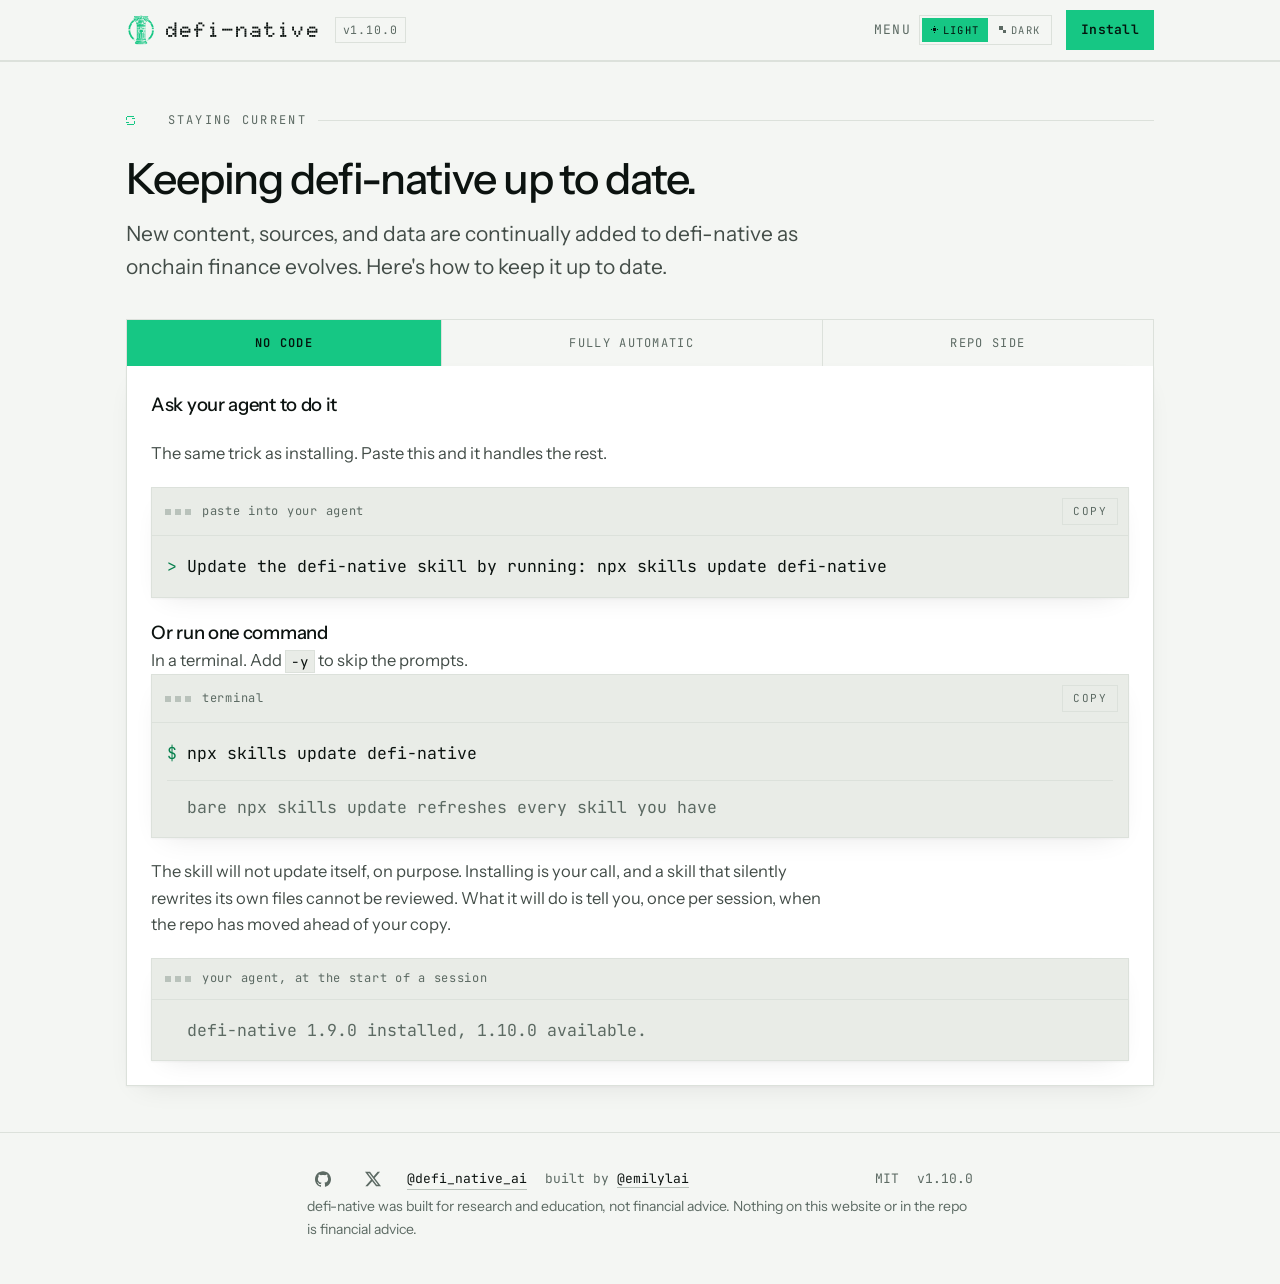
<file: site/update/index.html>
<!doctype html>
<html lang="en">
<head>
<meta charset="utf-8">
<meta name="viewport" content="width=device-width, initial-scale=1">
<meta name="color-scheme" content="light dark">
<!-- Google tag (gtag.js) -->
<script async src="https://www.googletagmanager.com/gtag/js?id=G-0Y8X1TGJDD"></script>
<script>
  window.dataLayer = window.dataLayer || [];
  function gtag(){dataLayer.push(arguments);}
  gtag('js', new Date());

  gtag('config', 'G-0Y8X1TGJDD');
</script>

<meta name="theme-color" content="#16C784">
<meta name="description" content="How to keep the defi-native agent skill up to date. New content, sources, and data are continually added as onchain finance evolves.">
<link rel="canonical" href="https://defi-native.ai/update/">
<link rel="icon" href="../assets/favicon-computer.svg" type="image/svg+xml">
<link rel="apple-touch-icon" href="../assets/logo-mask-512.png">

<meta property="og:type" content="website">
<meta property="og:url" content="https://defi-native.ai/update/">
<meta property="og:title" content="defi-native: staying current">
<meta property="og:description" content="How to keep the defi-native agent skill up to date. New content, sources, and data are continually added as onchain finance evolves.">
<meta property="og:image" content="https://defi-native.ai/assets/og.png">
<meta property="og:image:width" content="1200">
<meta property="og:image:height" content="630">

<title>defi-native: update</title>
<link rel="preconnect" href="https://fonts.googleapis.com">
<link rel="preconnect" href="https://fonts.gstatic.com" crossorigin>
<link rel="stylesheet" href="https://fonts.googleapis.com/css2?family=Doto:wght@600;800;900&family=Instrument+Sans:ital,wght@0,400;0,500;0,600;1,400&family=JetBrains+Mono:wght@400;500;600&display=swap">
<link rel="stylesheet" href="../assets/site.css?v=6e137b41">
</head>
<body>

<header class="bar">
  <div class="frame bar-in">
    <a href="../" class="brand">
      <span class="brandmark" aria-hidden="true"></span>
      <span class="wordmark">defi-native</span>
    </a>
    <span class="vtag num">v1.10.0</span>
    <nav>
      <div class="menu-wrap">
        <button type="button" class="menubtn" aria-expanded="false" aria-controls="sitemenu">Menu</button>
        <div class="menu-panel" id="sitemenu" hidden>
          <a class="mlink" href="../#how">About</a>
          <a class="mlink" href="./">Update</a>
          <a class="mlink" href="../#faq">FAQ</a>
          <a class="mlink" href="../#faq-token">Token</a>
          <div class="menu-theme"><div class="theme" role="group" aria-label="Colour theme">
        <button type="button" data-theme-set="light" aria-pressed="true" aria-label="Light theme" title="Light theme">
          <svg class="sw" width="7" height="7" viewBox="0 0 7 7" aria-hidden="true" shape-rendering="crispEdges"><rect x="2" y="2" width="3" height="3"></rect><rect x="0" y="3" width="1" height="1"></rect><rect x="6" y="3" width="1" height="1"></rect><rect x="3" y="0" width="1" height="1"></rect><rect x="3" y="6" width="1" height="1"></rect></svg>
          <span class="lbl">Light</span>
        </button>
        <button type="button" data-theme-set="dark" aria-pressed="false" aria-label="Dark theme" title="Dark theme">
          <svg class="sw" width="7" height="7" viewBox="0 0 7 7" aria-hidden="true" shape-rendering="crispEdges"><rect x="0" y="0" width="4" height="4"></rect><rect x="4" y="4" width="3" height="3"></rect></svg>
          <span class="lbl">Dark</span>
        </button>
      </div></div>
          <div class="menu-icons">
          <a href="https://x.com/defi_native_ai" class="iconlink" aria-label="defi-native on X" title="X"><svg viewBox="0 0 24 24" aria-hidden="true"><path d="M18.901 1.153h3.68l-8.04 9.19L24 22.846h-7.406l-5.8-7.584-6.638 7.584H.474l8.6-9.83L0 1.154h7.594l5.243 6.932ZM17.61 20.644h2.039L6.486 3.24H4.298Z"/></svg></a>
          <a href="https://github.com/emlai/defi-native-skill" class="iconlink" aria-label="GitHub repository" title="GitHub"><svg viewBox="0 0 24 24" aria-hidden="true"><path d="M12 .297c-6.63 0-12 5.373-12 12 0 5.303 3.438 9.8 8.205 11.385.6.113.82-.258.82-.577 0-.285-.01-1.04-.015-2.04-3.338.724-4.042-1.61-4.042-1.61C4.422 18.07 3.633 17.7 3.633 17.7c-1.087-.744.084-.729.084-.729 1.205.084 1.838 1.236 1.838 1.236 1.07 1.835 2.809 1.305 3.495.998.108-.776.417-1.305.76-1.605-2.665-.3-5.466-1.332-5.466-5.93 0-1.31.465-2.38 1.235-3.22-.135-.303-.54-1.523.105-3.176 0 0 1.005-.322 3.3 1.23.96-.267 1.98-.399 3-.405 1.02.006 2.04.138 3 .405 2.28-1.552 3.285-1.23 3.285-1.23.645 1.653.24 2.873.12 3.176.765.84 1.23 1.91 1.23 3.22 0 4.61-2.805 5.625-5.475 5.92.42.36.81 1.096.81 2.22 0 1.606-.015 2.896-.015 3.286 0 .315.21.69.825.57C20.565 22.092 24 17.592 24 12.297c0-6.627-5.373-12-12-12"/></svg></a>
          <a href="https://app.uniswap.org/swap?chain=base&amp;outputCurrency=0xAd46308a6f6999BaCc099F3029B77c352E772ba3" class="iconlink" aria-label="Buy $defi-native on Uniswap" title="Buy on Uniswap"><img src="../assets/logos/uniswap.png" alt=""></a>
        </div>
        </div>
      </div>
      <div class="theme" role="group" aria-label="Colour theme">
        <button type="button" data-theme-set="light" aria-pressed="true" aria-label="Light theme" title="Light theme">
          <svg class="sw" width="7" height="7" viewBox="0 0 7 7" aria-hidden="true" shape-rendering="crispEdges"><rect x="2" y="2" width="3" height="3"></rect><rect x="0" y="3" width="1" height="1"></rect><rect x="6" y="3" width="1" height="1"></rect><rect x="3" y="0" width="1" height="1"></rect><rect x="3" y="6" width="1" height="1"></rect></svg>
          <span class="lbl">Light</span>
        </button>
        <button type="button" data-theme-set="dark" aria-pressed="false" aria-label="Dark theme" title="Dark theme">
          <svg class="sw" width="7" height="7" viewBox="0 0 7 7" aria-hidden="true" shape-rendering="crispEdges"><rect x="0" y="0" width="4" height="4"></rect><rect x="4" y="4" width="3" height="3"></rect></svg>
          <span class="lbl">Dark</span>
        </button>
      </div>
      <a href="../#install" class="cta">Install</a>
    </nav>
  </div>
</header>

<main>

  <section id="update">
    <div class="frame">
      <div class="eyebrow">
        <svg class="glyph" width="9" height="9" viewBox="0 0 9 9" aria-hidden="true" shape-rendering="crispEdges"><rect x="1" y="0" width="7" height="1"></rect><rect x="0" y="1" width="1" height="3"></rect><rect x="8" y="5" width="1" height="3"></rect><rect x="1" y="8" width="7" height="1"></rect><rect x="6" y="2" width="3" height="1"></rect><rect x="0" y="6" width="3" height="1"></rect></svg>
        <span class="ix">&nbsp;</span> Staying current <span class="fill"></span>
      </div>

      <div class="head">
        <h2>Keeping defi-native up to date.</h2>
        <p class="lede">New content, sources, and data are continually added to defi-native as onchain finance evolves. Here's how to keep it up to date.</p>
      </div>

      <div class="tabs" role="tablist" aria-label="Update method">
        <button type="button" role="tab" aria-selected="true" data-tab="u-easy">No code</button>
        <button type="button" role="tab" aria-selected="false" data-tab="u-auto">Fully automatic</button>
        <button type="button" role="tab" aria-selected="false" data-tab="u-repo">Repo side</button>
      </div>

      <div class="panes">
        <div class="pane" id="u-easy" role="tabpanel" data-open="1">
          <h4>Ask your agent to do it</h4>
          <p>The same trick as installing. Paste this and it handles the rest.</p>
          <div class="term">
            <div class="term-bar">
              <span class="term-lights"><i></i><i></i><i></i></span>
              <span class="term-title">paste into your agent</span>
              <button type="button" class="copy" data-copy="cmd-updask">Copy</button>
            </div>
            <div class="term-body">
              <p class="tl wrap"><span class="p">&gt;</span><span id="cmd-updask">Update the defi-native skill by running: npx skills update defi-native</span></p>
            </div>
          </div>

          <div class="desk-only">
            <h4>Or run one command</h4>
            <p>In a terminal. Add <code>-y</code> to skip the prompts.</p>
            <div class="term">
              <div class="term-bar">
                <span class="term-lights"><i></i><i></i><i></i></span>
                <span class="term-title">terminal</span>
                <button type="button" class="copy" data-copy="cmd-upd2">Copy</button>
              </div>
              <div class="term-body">
                <p class="tl"><span class="p">$</span><span id="cmd-upd2">npx skills update defi-native</span></p>
                <div class="term-rule"></div>
                <p class="tl muted"><span class="x">&nbsp;</span><span>bare npx skills update refreshes every skill you have</span></p>
              </div>
            </div>
          </div>

          <p class="mob-only">Or run <code>npx skills update defi-native</code> in a terminal.</p>

          <p>The skill will not update itself, on purpose. Installing is your call, and a skill that silently rewrites its own files cannot be reviewed. What it will do is tell you, once per session, when the repo has moved ahead of your copy.</p>

          <div class="term demo-only">
            <div class="term-bar">
              <span class="term-lights"><i></i><i></i><i></i></span>
              <span class="term-title">your agent, at the start of a session</span>
            </div>
            <div class="term-body">
              <p class="tl wrap soft"><span class="x">&nbsp;</span><span>defi-native 1.9.0 installed, 1.10.0 available.</span></p>
            </div>
          </div>
        </div>

        <div class="pane" id="u-auto" role="tabpanel">
          <h4>Live at the start of every session</h4>
          <p>Install the manual way, so the skill folder is a symlink to your clone. Now <code>git pull</code> <em>is</em> the update. Add a session hook that pulls before every run and the last thing you pushed is what your agent loads.</p>

          <div class="file">
            <div class="file-head">
              <span class="path">~/.claude/settings.json</span>
              <span class="kind">Claude Code</span>
              <button type="button" class="copy" data-copy="code-hook">Copy</button>
            </div>
<pre id="code-hook">{
  <span class="y">"hooks"</span>: {
    <span class="y">"SessionStart"</span>: [
      {
        <span class="y">"matcher"</span>: <span class="s">"startup"</span>,
        <span class="y">"hooks"</span>: [
          {
            <span class="y">"type"</span>: <span class="s">"command"</span>,
            <span class="y">"command"</span>: <span class="s">"git -C \"$HOME/code/defi-native-skill\" pull --ff-only -q || true"</span>
          }
        ]
      }
    ]
  }
}</pre>
          </div>
          <p><code>--ff-only</code> refuses to merge, so it can never touch a local edit. The <code>|| true</code> means a session on a plane still starts. Skills load at session start, so a mid-session push lands in the next one.</p>

          <h4>No session hooks in your agent?</h4>
          <p>Pull on a timer instead. Same symlinked clone, and it works for Cursor, Codex, Grok and anything else reading that folder.</p>

          <div class="file">
            <div class="file-head">
              <span class="path">crontab -e</span>
              <span class="kind">any host, mac or linux</span>
              <button type="button" class="copy" data-copy="code-cron">Copy</button>
            </div>
<pre id="code-cron"><span class="c"># pull every 30 minutes, quietly, never merging</span>
*/30 * * * * /usr/bin/git -C "$HOME/code/defi-native-skill" pull --ff-only -q</pre>
          </div>
        </div>

<div class="pane" id="u-repo" role="tabpanel">
          <h4>Make sure what you pushed is worth pulling</h4>
          <p>On every push the verifier re-checks the manifest schema, enforces the writing conventions, and fails if a reference file went missing from the README. A second check compares every number printed on this page against the skill itself, so the page cannot quietly outlive what it describes. Source liveness runs on a monthly schedule instead, so a vendor's docs going down never blocks a deploy.</p>

          <div class="file">
            <div class="file-head">
              <span class="path">.github/workflows/pages.yml</span>
              <span class="kind">github actions</span>
              <button type="button" class="copy" data-copy="code-pages">Copy</button>
            </div>
<pre id="code-pages">name: Publish site

on:
  push:
    branches: [main]

permissions:
  contents: read
  pages: write
  id-token: write

jobs:
  build:
    runs-on: ubuntu-latest
    steps:
      - uses: actions/checkout@v4
      - uses: actions/setup-python@v5
        with:
          python-version: <span class="s">"3.12"</span>

      <span class="c"># the same gate the pull request check runs</span>
      - run: python3 scripts/verify_manifest.py --skip-network

      <span class="c"># refuse to publish a page whose numbers drifted</span>
      - run: python3 scripts/build_site.py

      - uses: actions/upload-pages-artifact@v3
        with:
          path: site

  deploy:
    needs: build
    runs-on: ubuntu-latest
    environment: github-pages
    steps:
      - uses: actions/deploy-pages@v4</pre>
          </div>
          <p>Switch it on once under Settings, Pages, Source, GitHub Actions. A monthly job already runs the same verifier and opens a pull request with proposed updates. Automation checks facts. People change judgment.</p>
        </div>
      </div>
    </div>
  </section>


<footer>
    <div class="frame">
      <div class="foot-row">
        <a href="https://github.com/emlai/defi-native-skill" class="iconlink" aria-label="GitHub repository" title="GitHub">
          <svg viewBox="0 0 24 24" aria-hidden="true"><path d="M12 .297c-6.63 0-12 5.373-12 12 0 5.303 3.438 9.8 8.205 11.385.6.113.82-.258.82-.577 0-.285-.01-1.04-.015-2.04-3.338.724-4.042-1.61-4.042-1.61C4.422 18.07 3.633 17.7 3.633 17.7c-1.087-.744.084-.729.084-.729 1.205.084 1.838 1.236 1.838 1.236 1.07 1.835 2.809 1.305 3.495.998.108-.776.417-1.305.76-1.605-2.665-.3-5.466-1.332-5.466-5.93 0-1.31.465-2.38 1.235-3.22-.135-.303-.54-1.523.105-3.176 0 0 1.005-.322 3.3 1.23.96-.267 1.98-.399 3-.405 1.02.006 2.04.138 3 .405 2.28-1.552 3.285-1.23 3.285-1.23.645 1.653.24 2.873.12 3.176.765.84 1.23 1.91 1.23 3.22 0 4.61-2.805 5.625-5.475 5.92.42.36.81 1.096.81 2.22 0 1.606-.015 2.896-.015 3.286 0 .315.21.69.825.57C20.565 22.092 24 17.592 24 12.297c0-6.627-5.373-12-12-12"/></svg>
        </a>
        <a href="https://x.com/defi_native_ai" class="iconlink" aria-label="defi-native on X" title="X">
          <svg viewBox="0 0 24 24" aria-hidden="true"><path d="M18.901 1.153h3.68l-8.04 9.19L24 22.846h-7.406l-5.8-7.584-6.638 7.584H.474l8.6-9.83L0 1.154h7.594l5.243 6.932ZM17.61 20.644h2.039L6.486 3.24H4.298Z"/></svg>
        </a>
        <a href="https://x.com/defi_native_ai">@defi_native_ai</a>
        <span>built by <a href="https://x.com/emilylai">@emilylai</a></span>
        <span class="sp"></span>
        <span>MIT</span>
        <span class="num">v1.10.0</span>
      </div>
      <p class="foot-note">defi-native was built for research and education, not financial advice. Nothing on this website or in the repo is financial advice.</p>
    </div>
  </footer>

</main>

<script src="../assets/site.js?v=81ebc871"></script>
</body>
</html>
</file>
<file: site/assets/site.css>
/* ============================================================
     defi-native
     Light by default. Dark is opt in through the toggle, which
     stamps data-theme="dark". One green, #16C784, in both themes.
     ============================================================ */

  :root {
    color-scheme: light;

    --ground:  #F4F6F3;
    --sunk:    #E9ECE7;
    --panel:   #FFFFFF;
    --raise:   #FFFFFF;
    --rule:    #DCE1DB;
    --rule-hi: #B9C2BB;
    --ink:     #0C1310;
    --body:    #434D48;
    --dim:     #5C6A63;
    --faint:   #9AA49D;

    --green:     #16C784;
    --green-text: #08804E; /* green as TEXT on light surfaces: 4.59:1 on paper (AA). The candle green stays everywhere else. */
    --on-green:  #04140D;
    --field:     #16C784;
    --field-ink: #04140D;
    /* small mono labels: the brand green only reaches 2.0:1 on this ground,
       so on light they take the ink colour instead of a second green */
    --label:     #0C1310;

    --shadow: 0 1px 2px rgba(12, 19, 16, 0.04), 0 10px 28px -14px rgba(12, 19, 16, 0.12);

    --sans: "Instrument Sans", system-ui, -apple-system, "Helvetica Neue", sans-serif;
    --mono: "JetBrains Mono", ui-monospace, "SF Mono", Menlo, monospace;
    --dot:  "Doto", var(--mono);

    --frame: 1080px;
    --pad: 26px;

    /* the mark as an alpha mask, so CSS tints it to the one green.
       --mark keeps the full halftone for large use. --mark-sm is a thresholded
       silhouette, because a halftone turns to grey haze below about 40px. */
    --mark: url("logo-mask-512.png");
    --mark-sm: url("logo-mask-96.png");
  }

  :root[data-theme="dark"] {
    color-scheme: dark;
    --green-text: #16C784; /* on dark grounds the candle green itself passes (9:1) */

    --ground:  #070A09;
    --sunk:    #040706;
    --panel:   #0B0F0D;
    --raise:   #101512;
    --rule:    #1A211E;
    --rule-hi: #2C3733;
    --ink:     #E9ECE9;
    --body:    #A6AFAA;
    --dim:     #71807A;
    --faint:   #46524E;
    --label:   #16C784;

    --shadow: none;
  }

  * { box-sizing: border-box; }

  body {
    margin: 0;
    background: var(--ground);
    color: var(--body);
    font-family: var(--sans);
    font-size: 17.5px;
    line-height: 1.62;
    -webkit-font-smoothing: antialiased;
    text-rendering: optimizeLegibility;
  }

  .frame { max-width: var(--frame); margin: 0 auto; padding: 0 var(--pad); }
  .wide  { max-width: 1280px; margin: 0 auto; padding: 0 var(--pad); }

  /* ---------- type ---------- */

  h1, h2, h3, h4 { margin: 0; font-weight: 500; text-wrap: balance; color: var(--ink); }

  h1 {
    font-size: clamp(33px, 4.9vw, 54px);
    line-height: 1.02;
    letter-spacing: -0.032em;
    max-width: 21ch;
  }
  h1 em { font-style: normal; color: var(--green); } /* Emily's call: the headline keeps the bright candle green; small green text stays on --green-text */

  h2 {
    font-size: clamp(28px, 3.7vw, 43px);
    line-height: 1.08;
    letter-spacing: -0.026em;
    max-width: 24ch;
  }

  h3 {
    font-family: var(--mono);
    font-size: 12.5px;
    font-weight: 600;
    letter-spacing: 0.14em;
    text-transform: uppercase;
  }

  h4 { font-size: 18.5px; letter-spacing: -0.016em; }

  p { margin: 0; max-width: 62ch; }

  a { color: var(--ink); text-decoration: none; border-bottom: 1px solid var(--rule-hi); transition: color .16s, border-color .16s; }
  a:hover { color: var(--green-text); border-bottom-color: var(--green-text); }
  a:focus-visible, button:focus-visible, summary:focus-visible { outline: 2px solid var(--green); outline-offset: 3px; }
  strong { font-weight: 600; color: var(--ink); }

  .lede { font-size: clamp(18px, 1.7vw, 21px); line-height: 1.55; color: var(--body); max-width: 54ch; }
  .num { font-variant-numeric: tabular-nums; }

  code {
    font-family: var(--mono); font-size: 0.86em;
    color: var(--ink); background: var(--sunk);
    border: 1px solid var(--rule); padding: 1.5px 5px; white-space: nowrap;
  }

  /* ---------- sections ---------- */

  section { padding: 46px 0; border-top: 1px solid var(--rule); }
  section.flush { border-top: 0; }

  .eyebrow {
    display: flex; align-items: center; gap: 11px;
    font-family: var(--mono); font-size: 12px;
    letter-spacing: 0.19em; text-transform: uppercase; color: var(--dim);
    margin-bottom: 22px;
  }
  .eyebrow .fill { flex: 1; height: 1px; background: var(--rule); }
  .eyebrow .ix { font-family: var(--dot); font-weight: 900; font-size: 16px; color: var(--faint); letter-spacing: 0.04em; }

  .glyph { display: block; flex: none; }
  .glyph rect { fill: var(--green); }
  .glyph.mute rect { fill: var(--faint); }

  .head { display: grid; gap: 16px; margin-bottom: 36px; max-width: 62ch; }

  /* ---------- top bar ---------- */

  header.bar {
    position: sticky; top: 0; z-index: 60;
    background: var(--ground);
    border-bottom: 1px solid var(--rule);
  }
  .bar-in { display: flex; align-items: center; gap: 14px; height: 60px; font-family: var(--mono); font-size: 13px; }

  .brand { display: flex; align-items: center; gap: 10px; border: 0; }
  .brandmark {
    width: 30px; height: 30px; flex: none; display: block;
    background: var(--green);
    -webkit-mask-image: var(--mark-sm); mask-image: var(--mark-sm);
    -webkit-mask-size: contain; mask-size: contain;
    -webkit-mask-repeat: no-repeat; mask-repeat: no-repeat;
    -webkit-mask-position: center; mask-position: center;
  }
  .wordmark { font-family: var(--dot); font-weight: 900; font-size: 21px; letter-spacing: 0.05em; color: var(--ink); white-space: nowrap; }
  .brand:hover .wordmark { color: var(--green-text); }
  .vtag { border: 1px solid var(--rule); padding: 3px 7px; color: var(--dim); letter-spacing: 0.08em; font-size: 11.5px; }

  .bar-in nav { margin-left: auto; display: flex; gap: 6px; align-items: center; }
  .bar-in nav a.lnk { border: 0; color: var(--dim); letter-spacing: 0.04em; padding: 9px 8px; }
  .bar-in nav a.lnk:hover { color: var(--ink); }
  .iconlink {
    border: 0; color: var(--dim); display: grid; place-items: center;
    width: 32px; height: 32px; flex: none;
  }
  .iconlink svg { width: 16px; height: 16px; fill: currentColor; display: block; }
  .iconlink:hover { color: var(--green-text); }
  .bar-in nav a.cta {
    border: 0; color: var(--on-green); background: var(--green);
    padding: 9px 15px; font-weight: 600; letter-spacing: 0.02em; margin-left: 8px;
  }
  .bar-in nav a.cta:hover { color: var(--on-green); filter: brightness(1.06); }

  .theme { display: flex; border: 1px solid var(--rule); padding: 2px; gap: 2px; }
  .theme button {
    border: 0; background: transparent; cursor: pointer; padding: 7px 9px;
    font-family: var(--mono); font-size: 10.5px; letter-spacing: 0.12em;
    text-transform: uppercase; color: var(--dim); line-height: 1;
    display: flex; align-items: center; gap: 5px;
  }
  .theme button:hover { color: var(--ink); }
  .theme button[aria-pressed="true"] { background: var(--green); color: var(--on-green); }
  .theme button[aria-pressed="true"] .sw rect { fill: var(--on-green); }
  .theme .sw rect { fill: var(--dim); }

  /* ---------- terminal ---------- */

  .term { border: 1px solid var(--rule); background: var(--sunk); box-shadow: var(--shadow); min-width: 0; }
  .term-bar {
    display: flex; align-items: center; gap: 11px;
    border-bottom: 1px solid var(--rule); padding: 10px 10px 10px 13px;
    font-family: var(--mono); font-size: 12px; color: var(--dim);
  }
  .term-lights { display: flex; gap: 4px; flex: none; }
  .term-lights i { width: 6px; height: 6px; background: var(--rule-hi); display: block; }
  .term-title { letter-spacing: 0.06em; white-space: nowrap; overflow: hidden; text-overflow: ellipsis; }
  .copy {
    margin-left: auto; flex: none; border: 1px solid var(--rule); background: transparent;
    color: var(--dim); font-family: var(--mono); font-size: 11px;
    letter-spacing: 0.13em; text-transform: uppercase; padding: 7px 10px;
    cursor: pointer; line-height: 1; transition: background .16s, color .16s, border-color .16s;
  }
  .copy:hover { background: var(--green); color: var(--on-green); border-color: var(--green); }

  .term-body { padding: 16px 15px; font-family: var(--mono); font-size: 14px; line-height: 1.72; overflow-x: auto; min-width: 0; }
  .tl { display: flex; gap: 10px; white-space: pre; margin: 0; max-width: none; color: var(--ink); }
  .tl .p { color: var(--green-text); user-select: none; flex: none; }
  .tl .k { color: var(--green-text); user-select: none; flex: none; }
  .tl .x { color: var(--faint); user-select: none; flex: none; }
  .tl.muted, .tl.muted .p { color: var(--dim); }
  .tl.soft { color: var(--dim); }
  .tl.wrap { white-space: pre-wrap; }
  .term-rule { height: 1px; background: var(--rule); margin: 12px 0; }
  /* reserve two lines so deleting and retyping never shifts the panel */
  .tl.typing { min-height: 48px; align-items: flex-start; }
  .typed-wrap { min-width: 0; }
  .sr-only {
    position: absolute; width: 1px; height: 1px; padding: 0; margin: -1px;
    overflow: hidden; clip: rect(0 0 0 0); white-space: nowrap; border: 0;
  }
  .caret {
    display: inline-block; width: 7px; height: 14px; background: var(--green);
    vertical-align: -2px; margin-left: 3px; animation: blink 1.05s steps(2, start) infinite;
  }
  @keyframes blink { to { opacity: 0; } }

  /* ---------- file card ---------- */

  .file { border: 1px solid var(--rule); background: var(--panel); box-shadow: var(--shadow); min-width: 0; }
  .file-head {
    display: flex; align-items: center; gap: 11px;
    border-bottom: 1px solid var(--rule); padding: 10px 13px;
    font-family: var(--mono); font-size: 12.5px;
  }
  .file-head .path { color: var(--ink); }
  .file-head .kind { color: var(--dim); font-size: 10.5px; letter-spacing: 0.13em; text-transform: uppercase; }
  .file pre { margin: 0; padding: 16px 15px; overflow-x: auto; min-width: 0; font-family: var(--mono); font-size: 13.5px; line-height: 1.68; color: var(--body); }
  .file pre .c { color: var(--dim); }
  .file pre .y { color: var(--green-text); }
  .file pre .s { color: var(--ink); }

  /* ---------- hero ---------- */

  .hero { padding: 28px 0 20px; }
  .hero-grid {
    display: grid; grid-template-columns: minmax(0, 1fr) 430px;
    gap: 52px; align-items: start; margin-bottom: 20px;
  }
  .hero h1 { margin-bottom: 18px; }
  .hero .lede { margin-bottom: 22px; }

  .cta-row { display: flex; flex-wrap: wrap; gap: 12px; margin-bottom: 20px; }
  .btn {
    border: 1px solid var(--green); background: var(--green); color: var(--on-green);
    font-family: var(--mono); font-size: 13px; letter-spacing: 0.08em; text-transform: uppercase;
    font-weight: 600; padding: 16px 24px; cursor: pointer; flex: none;
    display: inline-flex; align-items: center; gap: 9px; line-height: 1;
  }
  .btn:hover { filter: brightness(1.06); color: var(--on-green); border-color: var(--green); }
  .btn.ghost { background: transparent; color: var(--ink); border-color: var(--dim); }
  .btn.ghost:hover { border-color: var(--green-text); color: var(--green-text); filter: none; }

  .compat {
    font-family: var(--mono); font-size: 13px; line-height: 1.7;
    color: var(--dim); max-width: 54ch;
  }
  .compat-row { display: flex; align-items: center; gap: 14px; flex-wrap: wrap; row-gap: 14px; max-width: none; }
  .compat-row svg { width: 20px; height: 20px; fill: currentColor; display: block; }
  .compat-row .stars { margin-left: 6px; }

  /* hero visual: the install prompt, over a pixel candle chart */
  .hero-visual { border: 0; background: transparent; box-shadow: none; }

  /* hero scene: browser + phone + the code window in front */
  .scene { position: relative; aspect-ratio: 100 / 88; }
  .scene .browser {
    position: absolute; left: 0; top: 0; width: 78%; height: 54%;
    background: var(--sunk); border: 1px solid var(--rule); box-shadow: var(--shadow);
    display: flex; flex-direction: column; z-index: 1;
  }
  .b-bar {
    display: flex; align-items: center; gap: 11px; flex: none;
    border-bottom: 1px solid var(--rule); padding: 10px 13px;
    font-family: var(--mono); font-size: 12px; color: var(--dim);
  }
  .b-url { letter-spacing: 0.06em; }
  .b-body { flex: 1; display: flex; flex-direction: column; min-height: 0; }
  .b-body .candle-box { border-top: 0; flex: 1; min-height: 0; }
  .b-body #candles { height: 100%; }
  .skel { padding: 12px 14px 14px; display: grid; gap: 8px; flex: none; }
  .skel i { display: block; height: 7px; background: var(--rule); }
  .scene .phone {
    position: absolute; right: 0; top: 3%; width: 32%; height: 60%;
    background: var(--ground); border: 2px solid var(--ink); border-radius: 22px;
    box-shadow: var(--shadow); z-index: 2; padding: 12px 13px 0; overflow: hidden;
  }
  .p-notch { width: 38%; height: 6px; background: var(--ink); border-radius: 3px; margin: 2px auto 12px; }
  .p-title {
    font-family: var(--dot); font-weight: 800; font-size: 13px; color: var(--ink);
    text-align: center; margin-bottom: 10px; white-space: nowrap;
  }
  .p-row {
    font-family: var(--mono); font-size: 11px; color: var(--dim);
    display: flex; gap: 7px; align-items: baseline; padding: 6px 0;
    border-top: 1px solid var(--rule);
  }
  .p-row .k { color: var(--green-text); flex: none; }
  .p-spark { display: flex; gap: 4px; align-items: flex-end; height: 34px; margin-top: 10px; }
  .p-spark i { flex: 1; background: var(--green); display: block; }
  .p-spark i:nth-child(1) { height: 30%; } .p-spark i:nth-child(2) { height: 45%; }
  .p-spark i:nth-child(3) { height: 38%; } .p-spark i:nth-child(4) { height: 60%; }
  .p-spark i:nth-child(5) { height: 52%; } .p-spark i:nth-child(6) { height: 74%; }
  .p-spark i:nth-child(7) { height: 92%; }
  .scene .term {
    position: absolute; left: 3%; bottom: 0; width: 84%; z-index: 3;
    border: 1px solid var(--rule); box-shadow: var(--shadow); background: var(--sunk);
  }
  .scene .term .tl { font-size: 13px; }
  .p-row { white-space: nowrap; overflow: hidden; }
  .candle-box { position: relative; border-top: 1px solid var(--rule); }
  #candles { display: block; width: 100%; height: 168px; }

  /* ---------- stats and the sources disclosure ---------- */

  .stats { display: grid; grid-template-columns: repeat(4, minmax(0, 1fr)); border: 1px solid var(--rule); border-bottom: 0; background: var(--panel); box-shadow: var(--shadow); }
  .stat { padding: 24px 20px; border-right: 1px solid var(--rule); }
  .stat:last-child { border-right: 0; }
  .stat .v { font-family: var(--dot); font-weight: 900; font-size: 38px; line-height: 1; letter-spacing: 0.02em; color: var(--ink); font-variant-numeric: tabular-nums; }
  .stat .k { font-family: var(--mono); font-size: 11.5px; letter-spacing: 0.12em; text-transform: uppercase; color: var(--dim); margin-top: 12px; }

  .seeall { border: 1px solid var(--rule); background: var(--panel); box-shadow: var(--shadow); }
  .seeall > summary {
    cursor: pointer; list-style: none; padding: 15px 20px;
    display: flex; align-items: center; gap: 10px;
    font-family: var(--mono); font-size: 12px; letter-spacing: 0.15em;
    text-transform: uppercase; color: var(--label);
  }
  .seeall > summary::-webkit-details-marker { display: none; }
  .seeall > summary::after { content: "+"; font-size: 17px; line-height: 1; color: var(--green-text); margin-left: -2px; }
  .seeall[open] > summary::after { content: "\2212"; color: var(--green-text); }
  .seeall > summary:hover { color: var(--ink); }
  .sw-body { border-top: 1px solid var(--rule); }
  .sw-row {
    display: grid; grid-template-columns: 150px minmax(0, 1fr); gap: 8px 22px;
    padding: 14px 20px; border-bottom: 1px solid var(--rule);
  }
  .sw-cat {
    font-family: var(--mono); font-size: 12px; letter-spacing: 0.12em;
    text-transform: uppercase; color: var(--label); padding-top: 3px;
  }
  .sw-names { font-family: var(--mono); font-size: 14px; line-height: 1.8; color: var(--body); }
  .sw-names i { font-style: normal; color: var(--faint); padding: 0 3px; }
  .sw-foot {
    padding: 15px 20px; font-family: var(--mono); font-size: 13px;
    line-height: 1.7; color: var(--dim);
  }
  .sw-foot b { color: var(--label); font-weight: 600; }

  /* ---------- compare ---------- */

  .compare { display: grid; grid-template-columns: repeat(2, minmax(0, 1fr)); gap: 22px; }
  .cmp-tag {
    display: flex; align-items: center; gap: 9px; margin-bottom: 13px;
    font-family: var(--mono); font-size: 12px; letter-spacing: 0.15em; text-transform: uppercase;
  }
  .cmp-tag.off { color: var(--dim); }
  .cmp-tag.on { color: var(--label); }

  /* ---------- cards ---------- */

  .cards { display: grid; grid-template-columns: repeat(2, minmax(0, 1fr)); gap: 1px; background: var(--rule); border: 1px solid var(--rule); }
  .card { background: var(--ground); padding: 26px; display: grid; gap: 11px; align-content: start; }
  .card p { font-size: 16.5px; max-width: 42ch; }
  .card .ask {
    font-family: var(--mono); font-size: 14px; color: var(--ink);
    line-height: 1.55; order: -1;
  }
  .card .ask::before { content: "> "; color: var(--green-text); font-weight: 700; }

  .trio { display: grid; grid-template-columns: repeat(3, minmax(0, 1fr)); gap: 28px; }
  .trio .n { font-family: var(--dot); font-weight: 900; font-size: 27px; color: var(--label); line-height: 1; margin-bottom: 15px; }
  .trio h4 { margin-bottom: 9px; }
  .trio p { font-size: 16.5px; }

  /* ---------- schematic ---------- */

  .sch { max-width: 100%; overflow-x: auto; border: 1px solid var(--rule); background: var(--sunk); padding: 26px 22px; box-shadow: var(--shadow); }
  .sch svg { display: block; min-width: 880px; width: 100%; max-width: 1180px; height: auto; }
  .sch svg.sch-mobile { min-width: 0; max-width: 430px; margin-inline: auto; }
  @media (min-width: 960px) { .sch svg { margin-inline: auto; } }
  .sch text.t { font-family: var(--mono); font-size: 12.5px; font-weight: 600; }
  .sch text.s { font-family: var(--mono); font-size: 11px; }
  .sch text.g { font-family: var(--mono); font-size: 9.5px; letter-spacing: 0.13em; }

  /* ---------- tabs ---------- */

  .tabs { display: flex; flex-wrap: wrap; gap: 0; border: 1px solid var(--rule); border-bottom: 0; }
  .tabs button {
    flex: 1 1 auto; border: 0; border-right: 1px solid var(--rule); background: transparent;
    color: var(--dim); font-family: var(--mono); font-size: 12px; letter-spacing: 0.11em;
    text-transform: uppercase; padding: 15px 16px; cursor: pointer; white-space: nowrap;
  }
  .tabs button:last-child { border-right: 0; }
  .tabs button:hover { color: var(--ink); }
  .tabs button[aria-selected="true"] { background: var(--green); color: var(--on-green); font-weight: 600; }
  .panes { border: 1px solid var(--rule); border-top: 0; background: var(--panel); box-shadow: var(--shadow); }
  .pane { padding: 24px 24px; display: none; gap: 20px; }
  .pane[data-open="1"] { display: grid; grid-template-columns: minmax(0, 1fr); }
  .pane p { font-size: 16.5px; }

  /* ---------- steps ---------- */

  .steps { display: grid; gap: 0; }
  .step { display: grid; grid-template-columns: 36px minmax(0, 1fr); gap: 5px 17px; padding: 18px 0; border-bottom: 1px solid var(--rule); }
  .step:last-child { border-bottom: 0; }
  .step .n { font-family: var(--dot); font-weight: 900; font-size: 20px; color: var(--label); line-height: 1.35; }
  .step p { grid-column: 2; font-size: 16.5px; }

  /* ---------- green field ---------- */

  .field { background: var(--field); border-top: 1px solid var(--field); }
  .field, .field p, .field .lede, .field h2, .field h4 { color: var(--field-ink); }
  .field .eyebrow, .field .eyebrow .ix { color: #0D3B2A; }
  .field .eyebrow .fill { background: #0F7A54; }
  .field .eyebrow .glyph rect { fill: var(--field-ink); }
  .field a { color: var(--field-ink); border-bottom-color: #0D6A49; }
  .field a:hover { color: var(--field-ink); border-bottom-color: var(--field-ink); }
  .field code { background: var(--field-ink); border-color: var(--field-ink); color: #EAF6EF; }
  .field .step { border-bottom-color: #21A874; }
  .field .step .n { color: var(--field-ink); }
  .field .tabs { border-color: var(--field-ink); }
  .field .tabs button { border-right-color: #21A874; color: #0D3B2A; }
  .field .tabs button:hover { color: var(--field-ink); }
  .field .tabs button[aria-selected="true"] { background: var(--field-ink); color: var(--field); }
  .field .panes { border-color: var(--field-ink); background: transparent; box-shadow: none; }

  .field .term { border-color: var(--field-ink); background: var(--sunk); box-shadow: none; }
  .field .term .tl { color: var(--ink); }
  .field .term .tl.muted, .field .term .tl.soft { color: var(--dim); }
  .field .term .tl .p, .field .term .tl .k { color: var(--green-text); }
  .field .term-bar { color: var(--dim); border-bottom-color: var(--rule); }
  .field .term-lights i { background: var(--rule-hi); }
  .field .copy { color: var(--dim); border-color: var(--rule); }
  .field .copy:hover { background: var(--green); color: var(--on-green); border-color: var(--green); }

  .field-grid { display: grid; grid-template-columns: minmax(0, 1fr) 300px; gap: 46px; align-items: start; }
  .machine { border: 1px solid var(--field-ink); position: sticky; top: 84px; }
  #machine-canvas { display: block; width: 100%; height: 250px; }
  .machine .cap {
    border-top: 1px solid var(--field-ink); padding: 12px 14px;
    font-family: var(--mono); font-size: 10.5px; letter-spacing: 0.13em;
    text-transform: uppercase; color: #0D3B2A; display: grid; gap: 5px;
  }

  /* ---------- changelog ---------- */

  /* the changelog is a window, not the whole list. macOS hides overlay
     scrollbars until you touch them, so this one is drawn explicitly and
     always present: overflow-y scroll, not auto. */
  .log-wrap { position: relative; }
  .log {
    border: 1px solid var(--rule);
    max-height: 440px;
    overflow-y: scroll;
  }
  /* Chrome and Safari honour these ONLY while the standard scrollbar-color is
     unset, and styling them is also what stops macOS using an overlay bar that
     hides until touched. So they stay here alone. */
  .log::-webkit-scrollbar { width: 14px; }
  .log::-webkit-scrollbar-track { background: var(--sunk); border-left: 1px solid var(--rule); }
  .log::-webkit-scrollbar-thumb { background: var(--dim); border: 2px solid var(--sunk); min-height: 44px; }
  .log::-webkit-scrollbar-thumb:hover { background: var(--ink); }
  /* Firefox has no such pseudo-elements, so it gets the standard properties */
  @supports not selector(::-webkit-scrollbar) {
    .log { scrollbar-width: auto; scrollbar-color: var(--dim) var(--sunk); }
  }

  /* content visibly continues under the fade, and the fade lifts at the end */
  .log-wrap::after {
    content: ""; position: absolute; left: 1px; right: 14px; bottom: 1px; height: 68px;
    background: linear-gradient(to top, var(--ground) 18%, transparent);
    pointer-events: none; transition: opacity .18s;
  }
  .log-wrap.at-end::after { opacity: 0; }

  .log .entry { padding-left: 20px; padding-right: 20px; }

  .log-hint {
    margin-top: 14px; font-family: var(--mono); font-size: 12.5px;
    line-height: 1.6; color: var(--dim); max-width: none;
  }
  .log-hint .arrow { color: var(--green-text); font-size: 14px; margin-right: 6px; }
  .entry { display: grid; grid-template-columns: 82px 112px minmax(0, 1fr); gap: 6px 24px; padding: 16px 0; border-bottom: 1px solid var(--rule); align-items: baseline; }
  .entry .v { font-family: var(--dot); font-weight: 900; font-size: 20px; color: var(--ink); font-variant-numeric: tabular-nums; }
  .entry.current .v { color: var(--label); }
  .entry .d { font-family: var(--mono); font-size: 12.5px; color: var(--dim); font-variant-numeric: tabular-nums; }
  .entry .s { font-size: 16.5px; max-width: 64ch; }
  .entry .s b { color: var(--ink); font-weight: 600; }

  /* ---------- faq ---------- */

  .faq details { border-bottom: 1px solid var(--rule); }
  .faq details:first-child { border-top: 1px solid var(--rule); }
  .faq summary {
    cursor: pointer; list-style: none; padding: 20px 0;
    display: flex; gap: 16px; align-items: baseline;
    font-size: 19.5px; color: var(--ink); letter-spacing: -0.014em;
  }
  .faq summary::-webkit-details-marker { display: none; }
  .faq summary::after { content: "+"; margin-left: auto; font-family: var(--mono); color: var(--dim); font-size: 18px; line-height: 1; }
  .faq details[open] summary::after { content: "\2212"; color: var(--green-text); }
  .faq summary:hover { color: var(--green-text); }
  .faq .a { padding: 0 0 22px 0; font-size: 16.5px; display: grid; gap: 13px; }
  .tokenbox {
    display: flex; flex-wrap: wrap; align-items: baseline; gap: 8px 14px;
    border: 1px solid var(--rule); background: var(--panel);
    padding: 14px 16px; font-family: var(--mono); font-size: 14px; max-width: none;
  }
  .tokenbox .tk {
    font-size: 10.5px; letter-spacing: 0.14em; text-transform: uppercase; color: var(--dim);
  }
  .tokenbox b { font-weight: 600; }
  .tokenbox code { font-size: 12.5px; word-break: break-all; white-space: normal; }

  /* ---------- closing ---------- */

  .close-grid { display: grid; grid-template-columns: minmax(0, 1fr) 300px; gap: 54px; align-items: center; }
  .close-copy { display: grid; gap: 26px; justify-items: start; }
  .close-mark {
    width: 100%; max-width: 260px; aspect-ratio: 1 / 1; margin-left: auto;
    background: var(--green);
    -webkit-mask-image: var(--mark); mask-image: var(--mark);
    -webkit-mask-size: contain; mask-size: contain;
    -webkit-mask-repeat: no-repeat; mask-repeat: no-repeat;
    -webkit-mask-position: center; mask-position: center;
  }

  footer { border-top: 1px solid var(--rule); padding: 30px 0 44px; display: grid; gap: 18px; }
  .foot-row { display: flex; flex-wrap: wrap; gap: 18px; align-items: center; font-family: var(--mono); font-size: 13px; color: var(--dim); }
  .foot-row .sp { flex: 1; }
  .foot-note { font-size: 14px; color: var(--dim); max-width: 74ch; }

  .trio { margin-bottom: 36px; }
  .swipe { display: none; }
  .mob-only { display: none; }

  @media (prefers-reduced-motion: reduce) { *, *::before, *::after { animation: none !important; transition: none !important; } }

  @media (max-width: 900px) {
    :root { --pad: 18px; }
    section { padding: 34px 0; }
    .head { margin-bottom: 26px; }
    .eyebrow { margin-bottom: 18px; }

    /* Tall stacks are what makes this page long on a phone. The two comparison
       terminals and the three steps become one horizontal track each, snapped,
       bleeding to the screen edge so it is obvious they move. */
    .compare, .trio {
      grid-template-columns: none;
      grid-auto-flow: column;
      grid-auto-columns: 86%;
      gap: 12px;
      overflow-x: auto;
      overscroll-behavior-x: contain;
      -webkit-overflow-scrolling: touch;
      scroll-snap-type: x mandatory;
      margin-inline: calc(var(--pad) * -1);
      padding: 0 var(--pad) 10px;
      scroll-padding-left: var(--pad);
    }
    .compare > *, .trio > * { scroll-snap-align: start; min-width: 0; }
    .trio { margin-bottom: 20px; }
    .trio .n { margin-bottom: 10px; }

    .swipe {
      display: flex; align-items: center; gap: 8px; margin-top: 4px;
      font-family: var(--mono); font-size: 12px; color: var(--dim);
    }
    .swipe .arrow { color: var(--green-text); font-size: 14px; }

    /* four headlines, nothing else: the section header already explains it */
    .cards { grid-template-columns: repeat(2, minmax(0, 1fr)); }
    .card { padding: 18px 16px; }
    .card p { display: none; }
    .card h3 { font-size: 12px; letter-spacing: 0.08em; line-height: 1.45; }

    /* a horizontal scrollbar you can actually see and grab inside code boxes */
    .term-body, .file pre { overflow-y: hidden; -webkit-overflow-scrolling: touch; overscroll-behavior-x: contain; }
    .term-body::-webkit-scrollbar, .file pre::-webkit-scrollbar { height: 9px; }
    .term-body::-webkit-scrollbar-track, .file pre::-webkit-scrollbar-track { background: var(--rule); }
    .term-body::-webkit-scrollbar-thumb, .file pre::-webkit-scrollbar-thumb { background: var(--dim); }

    /* the routing diagram: smaller, with its labels scaled up to stay legible */
    .sch { padding: 16px 12px; }
    .sch svg { min-width: 760px; }
    .sch text.t { font-size: 14px; }
    .sch text.s { font-size: 12px; }
    .sch text.g { font-size: 11px; }

    /* Nothing hidden on a phone. Horizontal scroll inside a vertically
       scrolling page is a gesture fight, so long lines wrap instead. The Copy
       button still hands over the exact text. */
    .tl, .file pre { white-space: pre-wrap; word-break: break-word; }
    .term-body, .file pre { overflow-x: visible; }

    /* decoration and repetition come out */
    .machine { display: none; }
    .demo-only { display: none; }
    #candles { height: 104px; }
    .mark-box { padding: 20px 0 16px; }
    .mark-box .mark { width: 96px; height: 96px; }

    /* tighter vertical rhythm throughout */
    .stat { padding: 16px 14px; }
    .stat .v { font-size: 31px; }
    .stat .k { font-size: 11px; margin-top: 8px; }
    .log { max-height: 320px; }
    .log .entry { padding: 13px 16px; }
    .faq summary { padding: 15px 0; font-size: 17px; }
    .faq .a { padding-bottom: 16px; font-size: 16px; }
    .step { padding: 14px 0; }
    .pane { padding: 20px 16px; }
    .close-mark { max-width: 140px; }
    .close-copy { gap: 20px; }
    .desk-only { display: none; }
    .mob-only { display: block; }
    .term-body { font-size: 13px; }
    .file pre { font-size: 12.5px; }
    .hero { padding: 32px 0 44px; }
    .hero-grid { grid-template-columns: minmax(0, 1fr); gap: 34px; margin-bottom: 30px; }
    #candles { height: 136px; }
    .field-grid, .close-grid { grid-template-columns: minmax(0, 1fr); }
    .stats { grid-template-columns: repeat(2, minmax(0, 1fr)); }
    .stat:nth-child(2) { border-right: 0; }
    .stat:nth-child(1), .stat:nth-child(2) { border-bottom: 1px solid var(--rule); }
    .sw-row { grid-template-columns: minmax(0, 1fr); gap: 6px; padding: 15px 16px; }
    .seeall > summary, .sw-foot { padding: 15px 16px; }
    .entry { grid-template-columns: 74px 1fr; }
    .entry .s { grid-column: 1 / -1; }
    .machine { position: static; }
    .bar-in nav a.lnk { display: none; }
    .bar-in { gap: 10px; }
    .close-mark { margin: 0 auto; max-width: 200px; }
    .btn { padding: 15px 20px; }
  }

  /* iPhone SE and similar: the bar overshoots by a few pixels otherwise */
  @media (max-width: 360px) {
    .wordmark { font-size: 16.5px; }
    .brandmark { width: 21px; height: 21px; }
    .bar-in nav a.cta { padding: 8px 10px; font-size: 12px; }
    .theme button { padding: 7px 6px; }
    .bar-in { gap: 8px; }
  }

  @media (max-width: 620px) {
    .hero-visual { display: none; }
    .sch { padding: 18px 12px; }
    .compat-row .stars { flex-basis: 100%; margin-left: 0; }
    .vtag { display: none; }
    .theme .lbl { display: none; }
    .theme button { padding: 7px 7px; }
    .wordmark { font-size: 18px; letter-spacing: 0.03em; }
    .brandmark { width: 24px; height: 24px; }
    .brand { gap: 8px; }
    .bar-in nav a.cta { padding: 9px 12px; margin-left: 4px; }
    /* nowrap on the wordmark plus five controls does not fit 360px. The
       GitHub and X links are in the footer too, so they come out here. */
  }

  /* ============ menu ============ */
  .menu-wrap { position: relative; }
  .menubtn {
    font-family: var(--mono); font-size: 13px; letter-spacing: 0.09em;
    text-transform: uppercase; color: var(--dim);
    background: none; border: 0; padding: 6px 2px; cursor: pointer;
  }
  .menubtn:hover, .menubtn[aria-expanded="true"] { color: var(--green-text); }
  .menu-panel {
    position: absolute; right: -8px; top: calc(100% + 14px);
    min-width: 224px; z-index: 70; padding: 6px 0 2px;
    background: var(--panel); border: 1px solid var(--rule); box-shadow: var(--shadow);
  }
  .menu-panel .mlink {
    display: block; padding: 12px 20px; border: 0;
    font-family: var(--mono); font-size: 13px; letter-spacing: 0.09em; text-transform: uppercase;
    color: var(--ink);
  }
  .menu-panel .mlink:hover { color: var(--green-text); }
  .menu-icons {
    display: flex; align-items: center; gap: 20px;
    padding: 14px 20px 12px; margin-top: 6px; border-top: 1px solid var(--rule);
  }
  .menu-icons .iconlink svg { width: 17px; height: 17px; }

  .compat-lbl, .compat-more { font-family: var(--mono); font-size: 13px; color: var(--dim); white-space: nowrap; }

  /* menu theme row: bar toggle moves into the menu on small screens */
  .menu-theme { display: none; padding: 12px 20px 2px; }
  @media (max-width: 620px) {
    .bar-in nav > .theme { display: none; }
    .menu-theme { display: block; }
    .menu-theme .lbl { display: inline; }
  }

  /* ============ github stars trust signal ============ */
  .stars {
    display: inline-flex; align-items: center; gap: 9px;
    font-family: var(--mono); font-size: 13px; color: var(--dim); border: 0;
  }
  .stars svg { width: 15px; height: 15px; fill: #EAC54F; flex: none; }
  .stars b { color: var(--ink); font-weight: 600; }
  .stars:hover span { color: var(--green-text); }



  /* ============ source logo marquee (stats bar) ============ */
  .seeall > summary { display: flex; align-items: center; }
  .seeall > summary .sa-label { order: 0; flex: none; }
  .seeall > summary::after { order: 1; }
  .seeall > summary { position: relative; }
  /* absolutely positioned so it never depends on Safari honoring flex on
     summary; pointer-events off so taps still toggle the disclosure */
  .src-marquee {
    position: absolute; top: 50%; transform: translateY(-50%);
    left: 460px; right: 18px; overflow: hidden; pointer-events: none;
  }
  .src-track { display: flex; width: max-content; animation: srcmarq 38s linear infinite; }
  .src-track .set { display: flex; align-items: center; gap: 42px; padding-right: 42px; }
  .src-track img { width: 21px; height: 21px; display: block; filter: grayscale(1); opacity: 0.62; }
  @media (hover: hover) and (pointer: fine) {
    .seeall:hover .src-track { animation-play-state: paused; }
  }
  :root[data-theme="dark"] .src-track img { filter: grayscale(1) invert(1); opacity: 0.5; }
  @media (prefers-color-scheme: dark) {
    :root:not([data-theme="light"]) .src-track img { filter: grayscale(1) invert(1); opacity: 0.5; }
  }
  @keyframes srcmarq { to { transform: translateX(-50%); } }

  /* ============ live status chip ============ */
  .live-chip {
    order: 2; flex: none; display: inline-flex; align-items: center; gap: 8px;
    margin-left: 26px; font-family: var(--mono); font-size: 11.5px;
    letter-spacing: 0.12em; text-transform: uppercase; color: var(--dim);
    white-space: nowrap;
  }
  .live-dot {
    width: 7px; height: 7px; border-radius: 50%; background: var(--green);
    display: block; animation: livepulse 2.2s ease-in-out infinite;
  }
  @media (max-width: 620px) { .src-marquee { left: 200px; } }
  @keyframes livepulse {
    0%, 100% { opacity: 1; box-shadow: 0 0 0 0 rgba(22, 199, 132, 0.45); }
    50% { opacity: 0.55; box-shadow: 0 0 0 5px rgba(22, 199, 132, 0); }
  }
  @media (max-width: 620px) { .live-chip { display: none; } }

  /* ============ touch ergonomics (phones): 40px+ hit areas, visual scale unchanged.
     Lives at the end of the file so it outranks the appended component blocks. ============ */
  @media (max-width: 620px) {
    .menubtn { padding: 12px 8px; margin: -6px -2px; }
    .copy { padding: 11px 13px; }
    .iconlink { width: 44px; height: 44px; margin: -6px; }
    .compat-row .stars { padding: 8px 0; margin: -4px 0; }
    .tokenbox .tk { font-size: 11px; }
  }

  /* headline-only capability cards */
  .cards .card h3 { font-size: clamp(17px, 1.55vw, 22px); letter-spacing: -0.012em; }

  /* works-with row inside the install pane */
  .pane-works { margin-top: 4px; }
  .pane-works .compat-lbl, .pane-works .compat-more { font-size: 12.5px; }
  .pane-works svg { width: 18px; height: 18px; }

  /* the changelog, quieter */
  .log { max-height: 380px; }
  .entry { padding: 13px 0; }
  .entry .v { font-size: 17px; }
  .entry .d { font-size: 11.5px; }
  .entry .s { font-size: 14px; max-width: 68ch; }

  /* ============ built-with text marquee (under the benefit cards) ============ */
  .built-marquee { overflow: hidden; margin-top: 18px; border-top: 1px solid var(--rule); padding-top: 16px; }
  .bm-track { display: flex; width: max-content; animation: srcmarq 46s linear infinite; }
  .bm-track .set { display: flex; align-items: center; gap: 30px; padding-right: 30px; }
  .bm-track span span, .bm-track .set > span {
    font-family: var(--mono); font-size: 12px; letter-spacing: 0.14em;
    text-transform: uppercase; color: var(--dim); white-space: nowrap;
  }
  .bm-track i { width: 5px; height: 5px; background: var(--green); display: block; flex: none; }

  /* ============ the end card on the green field ============ */
  .field .btn { background: var(--field-ink); color: var(--field); border-color: var(--field-ink); }
  .field .btn:hover { filter: none; opacity: 0.92; color: var(--field); }
  .field .btn.ghost { background: transparent; color: var(--field-ink); border-color: var(--field-ink); }
  .field .btn.ghost:hover { color: var(--field-ink); border-color: var(--field-ink); opacity: 0.8; }
  .field .close-mark { background: var(--field-ink); }

  /* ============ buy buttons in the token FAQ ============ */
  .buy-row { display: flex; flex-wrap: wrap; gap: 12px; margin: 4px 0 14px; }
  .buy-btn {
    display: inline-flex; align-items: center; gap: 9px;
    border: 1px solid var(--rule); background: var(--panel);
    padding: 11px 16px; font-family: var(--mono); font-size: 13px;
    letter-spacing: 0.08em; text-transform: uppercase; color: var(--ink);
  }
  .buy-btn:hover { border-color: var(--green-text); color: var(--green-text); }
  .buy-btn svg { width: 17px; height: 17px; fill: currentColor; flex: none; }
  .buy-btn img { width: 17px; height: 17px; flex: none; border-radius: 50%; filter: grayscale(1); }
  .buy-btn:hover img { filter: none; }

  .menu-icons .iconlink img { width: 17px; height: 17px; border-radius: 50%; filter: grayscale(1); }
  .menu-icons .iconlink:hover img { filter: none; }

  /* ============ voices: real posts from X ============ */
  .voices { display: grid; grid-template-columns: repeat(3, minmax(0, 1fr)); gap: 1px; background: var(--rule); border: 1px solid var(--rule); box-shadow: var(--shadow); }
  .voice { background: var(--panel); padding: 22px 22px 20px; display: grid; gap: 12px; align-content: start; border: 0; }

  .v-head { display: flex; align-items: center; gap: 11px; }
  .v-head img { width: 34px; height: 34px; border-radius: 50%; flex: none; }

  .v-head svg { width: 14px; height: 14px; fill: var(--dim); margin-left: auto; flex: none; }
  .v-who { display: grid; line-height: 1.3; min-width: 0; }
  .v-who b { font-weight: 600; color: var(--ink); font-size: 14.5px; white-space: nowrap; overflow: hidden; text-overflow: ellipsis; }
  .v-who i { font-style: normal; font-family: var(--mono); font-size: 11.5px; color: var(--dim); }
  .voice p { font-size: 14.5px; line-height: 1.6; color: var(--body); display: -webkit-box; -webkit-line-clamp: 5; -webkit-box-orient: vertical; overflow: hidden; }
  @media (max-width: 900px) { .voices { grid-template-columns: repeat(2, minmax(0, 1fr)); } }
  @media (max-width: 620px) {
    .voices {
      grid-template-columns: none;
      grid-auto-flow: column;
      grid-auto-columns: 84%;
      overflow-x: auto;
      overscroll-behavior-x: contain;
      -webkit-overflow-scrolling: touch;
      scroll-snap-type: x mandatory;
      scroll-padding-left: 1px;
    }
    .voices .voice { scroll-snap-align: start; min-width: 0; }
  }

  /* ============ email signup (Brevo embed, styled on-brand inside) ============ */
  .signup {
    margin-top: 26px; border: 1px solid var(--rule); background: var(--panel);
    box-shadow: var(--shadow); padding: 20px 18px 10px;
  }
  .signup-k {
    font-family: var(--mono); font-size: 11.5px; letter-spacing: 0.12em;
    text-transform: uppercase; color: var(--dim); margin-bottom: 6px; text-align: center;
  }
  .signup iframe { width: 100%; max-width: 540px; border: 0; }
</file>
